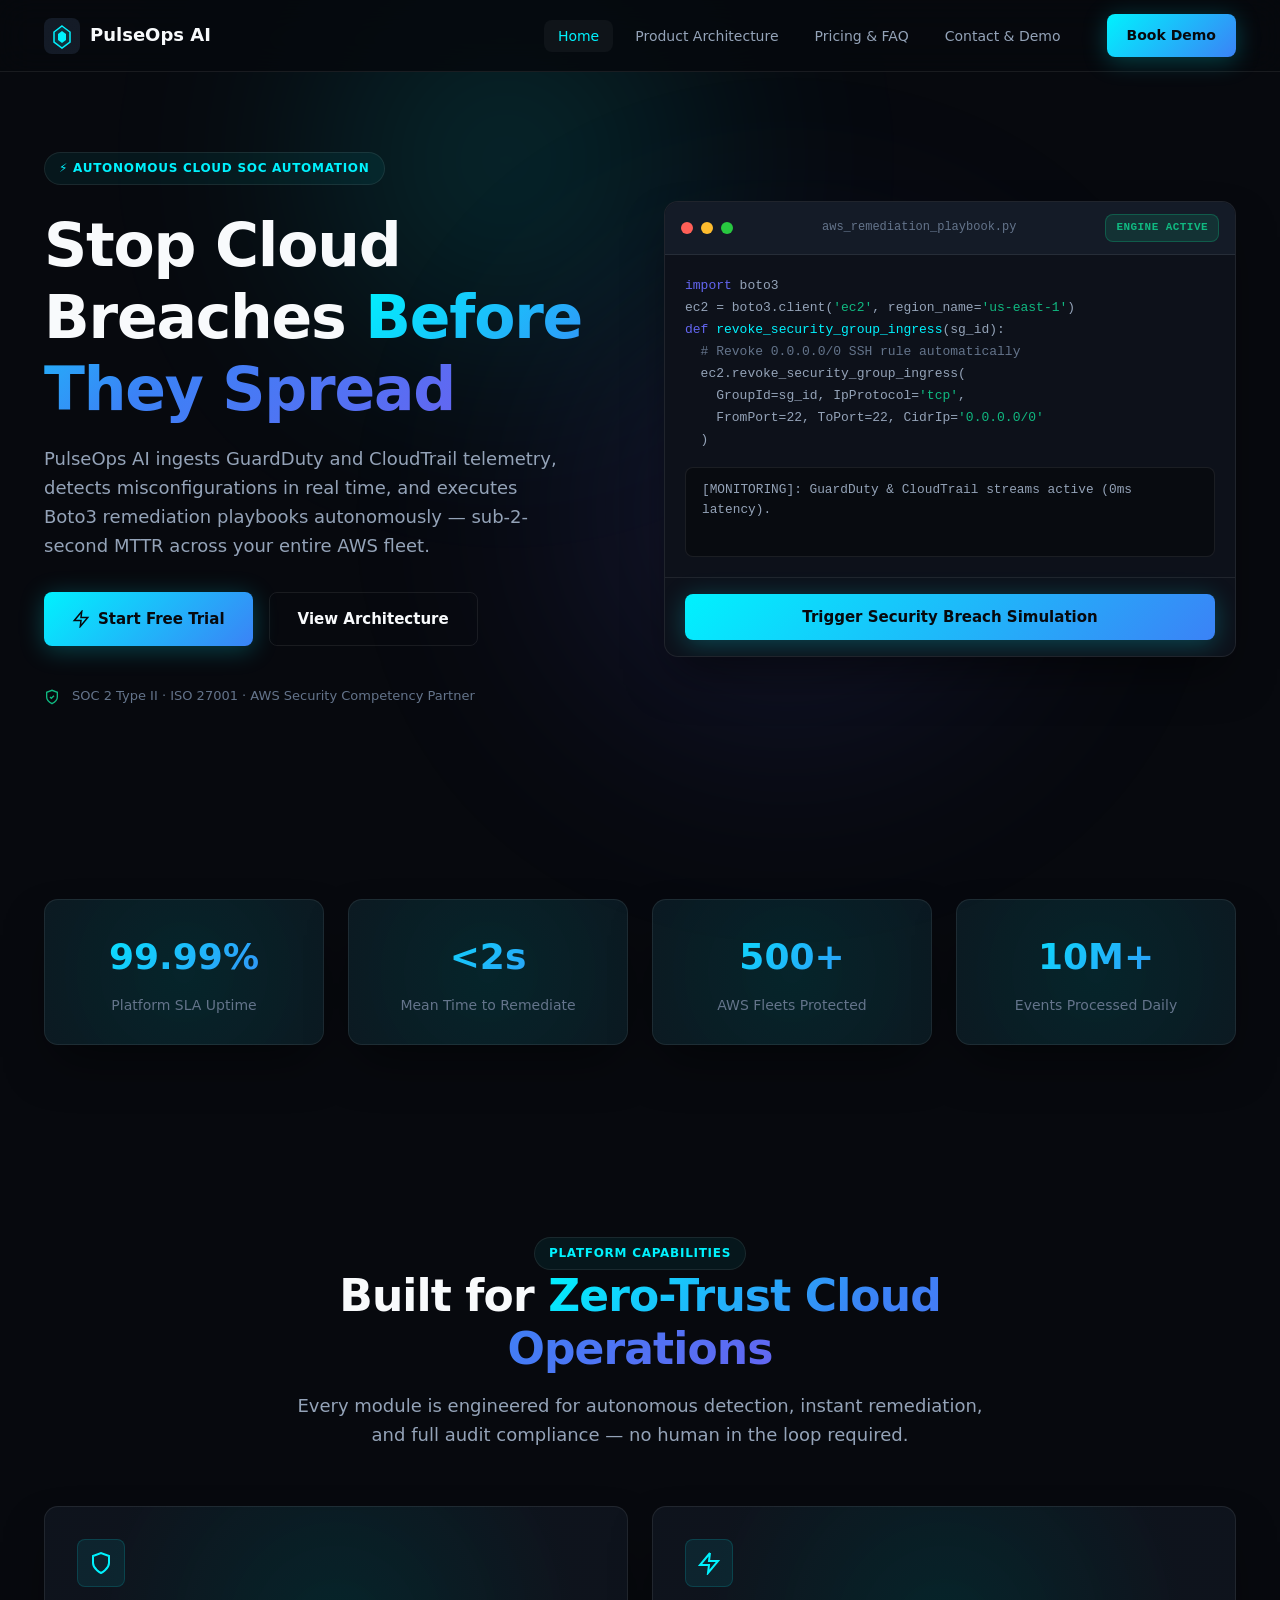
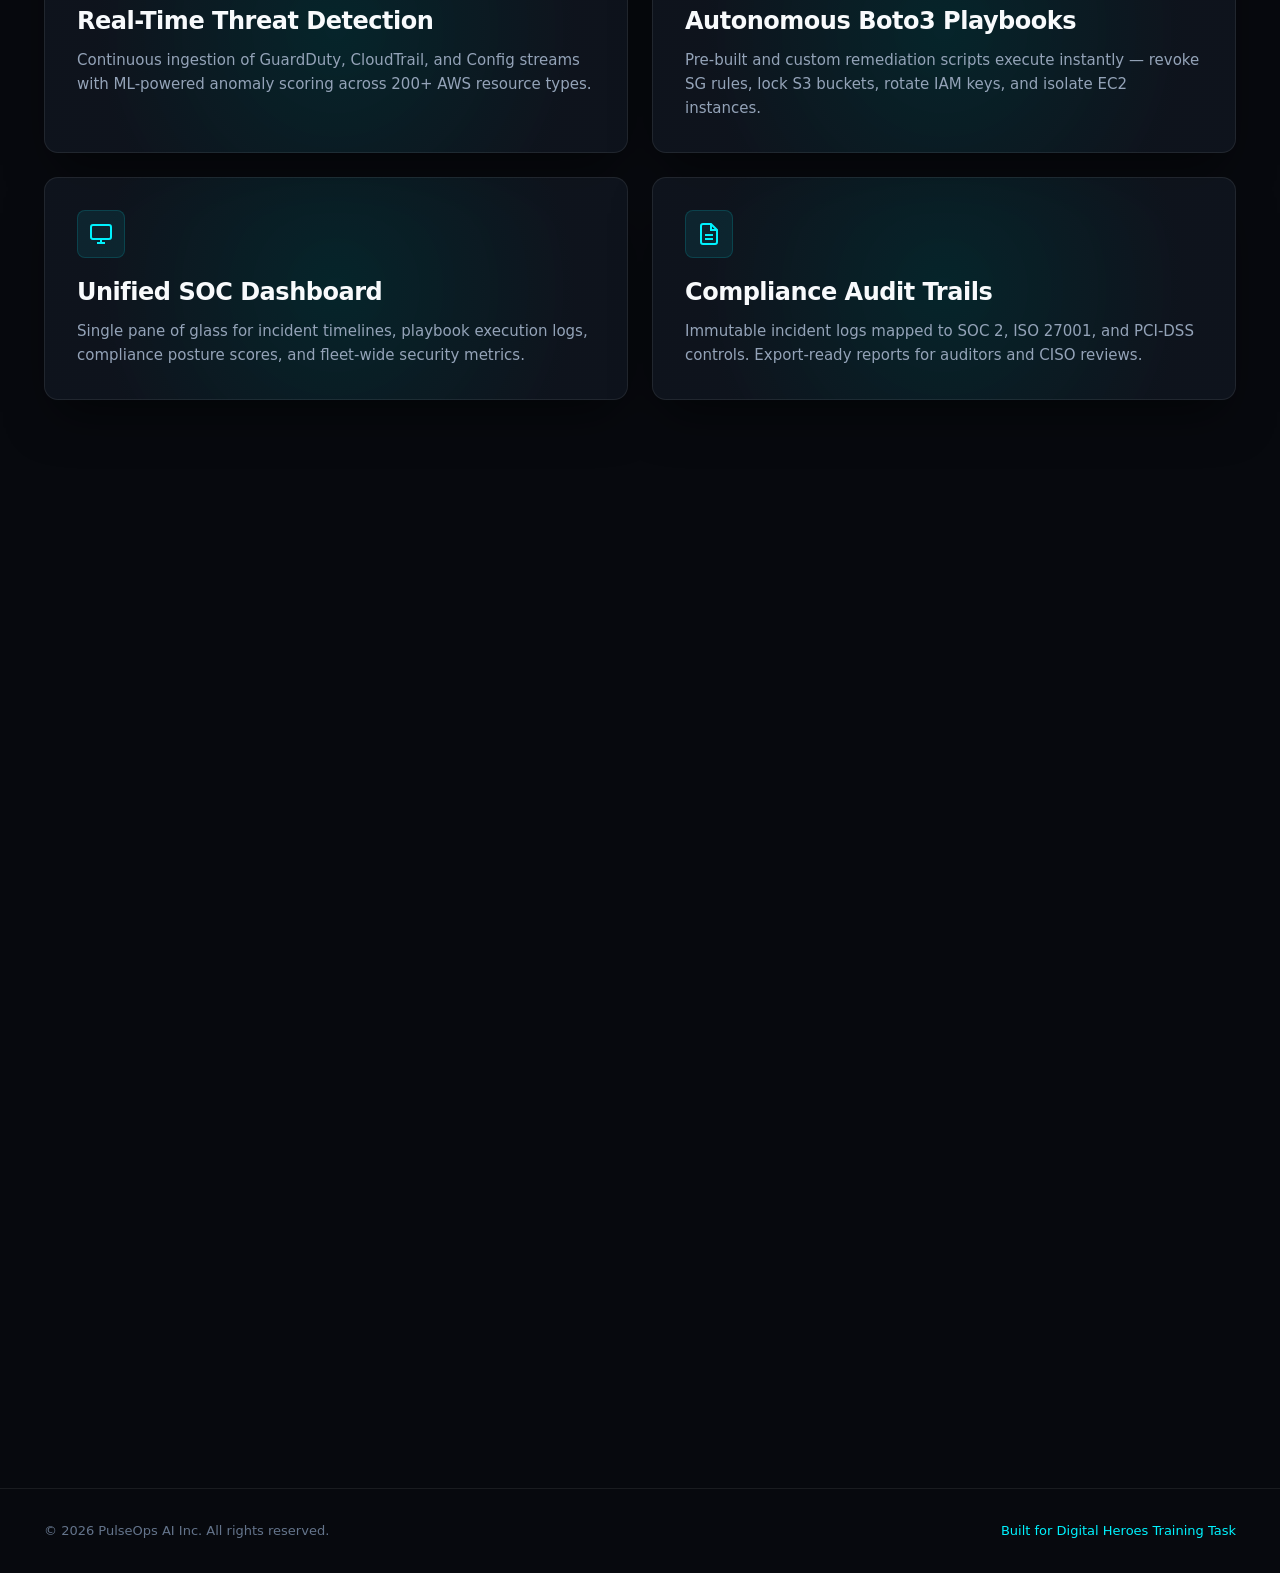
<file: index.html>
<!DOCTYPE html>
<html lang="en">
<head>
  <meta charset="UTF-8">
  <meta name="viewport" content="width=device-width, initial-scale=1.0">
  <title>PulseOps AI — Autonomous Cloud SOC Automation</title>
  <meta name="description" content="PulseOps AI automates cloud incident response with Boto3 playbooks. Detect AWS threats in seconds, remediate in under 2s MTTR.">
  <meta name="robots" content="index, follow">

  <!-- Open Graph -->
  <meta property="og:type" content="website">
  <meta property="og:url" content="https://pulseops-ai.vercel.app/">
  <meta property="og:title" content="PulseOps AI — Autonomous Cloud SOC Automation">
  <meta property="og:description" content="Autonomous AI-powered Cloud Security and SOC Incident Response. Detect misconfigurations and execute Boto3 playbooks in seconds.">
  <meta property="og:image" content="https://pulseops-ai.vercel.app/assets/og-image.png">

  <!-- Twitter -->
  <meta name="twitter:card" content="summary_large_image">
  <meta name="twitter:url" content="https://pulseops-ai.vercel.app/">
  <meta name="twitter:title" content="PulseOps AI — Autonomous Cloud SOC Automation">
  <meta name="twitter:description" content="Autonomous AI-powered Cloud Security and SOC Incident Response Platform.">
  <meta name="twitter:image" content="https://pulseops-ai.vercel.app/assets/og-image.png">

  <!-- Stylesheet -->
  <link rel="stylesheet" href="styles.css">

  <!-- Structured Data: Organization & SoftwareApplication -->
  <script type="application/ld+json">
  {
    "@context": "https://schema.org",
    "@graph": [
      {
        "@type": "Organization",
        "@id": "https://pulseops-ai.vercel.app/#organization",
        "name": "PulseOps AI Inc.",
        "url": "https://pulseops-ai.vercel.app",
        "logo": "https://pulseops-ai.vercel.app/assets/logo.png",
        "sameAs": [
          "https://twitter.com/pulseopsai",
          "https://github.com/pulseopsai",
          "https://linkedin.com/company/pulseopsai"
        ]
      },
      {
        "@type": "SoftwareApplication",
        "@id": "https://pulseops-ai.vercel.app/#software",
        "name": "PulseOps SOC Engine",
        "operatingSystem": "Cloud-Native (AWS, Azure, GCP)",
        "applicationCategory": "SecurityApplication",
        "offers": {
          "@type": "Offer",
          "price": "49.00",
          "priceCurrency": "USD"
        },
        "description": "Automated Cloud Incident Response and Autonomous SOC Platform for Enterprise DevOps."
      }
    ]
  }
  </script>
</head>
<body>
  <!-- Ambient Background Glowing Mesh Orbs -->
  <div class="ambient-glow-1" aria-hidden="true"></div>
  <div class="ambient-glow-2" aria-hidden="true"></div>

  <!-- Accessibility Skip Link -->
  <a href="#main-content" class="skip-link" style="position: absolute; top: -100px; left: 1rem; z-index: 9999; background: var(--accent-cyan); color: #000; padding: 0.5rem 1rem; font-weight: 700; transition: top 0.2s;" onfocus="this.style.top='1rem'" onblur="this.style.top='-100px'">Skip to main content</a>

  <!-- Header Navigation -->
  <header class="site-header">
    <div class="header-inner">
      <a href="index.html" class="logo-link" aria-label="PulseOps AI Home">
        <svg class="logo-icon" viewBox="0 0 36 36" fill="none" xmlns="http://www.w3.org/2000/svg" aria-hidden="true">
          <rect width="36" height="36" rx="8" fill="url(#logoGrad)"/>
          <path d="M18 8L26 14V24L18 30L10 24V14L18 8Z" stroke="#00f2fe" stroke-width="1.5" fill="rgba(0,242,254,0.1)"/>
          <path d="M18 13L22 16V22L18 25L14 22V16L18 13Z" fill="#00f2fe"/>
          <defs>
            <linearGradient id="logoGrad" x1="0" y1="0" x2="36" y2="36">
              <stop stop-color="#141b27"/>
              <stop offset="1" stop-color="#0d111a"/>
            </linearGradient>
          </defs>
        </svg>
        PulseOps AI
      </a>
      <nav class="main-nav" aria-label="Main navigation">
        <ul class="nav-links">
          <li><a href="index.html" class="nav-link active">Home</a></li>
          <li><a href="product.html" class="nav-link">Product Architecture</a></li>
          <li><a href="pricing.html" class="nav-link">Pricing &amp; FAQ</a></li>
          <li><a href="contact.html" class="nav-link">Contact &amp; Demo</a></li>
        </ul>
        <div class="header-cta">
          <a href="contact.html" class="btn-primary btn-sm" aria-label="Book Demo with PulseOps AI">Book Demo</a>
        </div>
      </nav>
      <button class="mobile-menu-btn" id="mobile-menu-btn" aria-label="Toggle navigation menu" aria-expanded="false">
        <svg width="24" height="24" viewBox="0 0 24 24" fill="none" stroke="currentColor" stroke-width="2" aria-hidden="true">
          <line x1="3" y1="6" x2="21" y2="6"/>
          <line x1="3" y1="12" x2="21" y2="12"/>
          <line x1="3" y1="18" x2="21" y2="18"/>
        </svg>
      </button>
    </div>
  </header>

  <!-- Mobile Navigation Drawer -->
  <nav class="mobile-nav-drawer" id="mobile-nav-drawer" aria-label="Mobile navigation">
    <a href="index.html" class="nav-link active">Home</a>
    <a href="product.html" class="nav-link">Product Architecture</a>
    <a href="pricing.html" class="nav-link">Pricing &amp; FAQ</a>
    <a href="contact.html" class="nav-link">Contact &amp; Demo</a>
    <a href="contact.html" class="btn-primary">Book Demo</a>
  </nav>

  <!-- Main Content -->
  <main id="main-content">
    <section class="hero" aria-labelledby="hero-title">
      <div class="container">
        <div class="hero-grid">
          <div class="hero-content reveal-on-scroll">
            <span class="badge">⚡ AUTONOMOUS CLOUD SOC AUTOMATION</span>
            <h1 class="hero-title" id="hero-title">Stop Cloud Breaches <span class="text-gradient">Before They Spread</span></h1>
            <p class="hero-subtitle">PulseOps AI ingests GuardDuty and CloudTrail telemetry, detects misconfigurations in real time, and executes Boto3 remediation playbooks autonomously — sub-2-second MTTR across your entire AWS fleet.</p>
            <div class="hero-actions">
              <a href="contact.html" class="btn-primary" aria-label="Start Free Trial">
                <svg width="18" height="18" viewBox="0 0 24 24" fill="none" stroke="currentColor" stroke-width="2" aria-hidden="true">
                  <polygon points="13 2 3 14 12 14 11 22 21 10 12 10 13 2"/>
                </svg>
                Start Free Trial
              </a>
              <a href="product.html" class="btn-secondary" aria-label="View Product Architecture">View Architecture</a>
            </div>
            <div class="hero-trust">
              <svg width="16" height="16" viewBox="0 0 24 24" fill="none" stroke="currentColor" stroke-width="2" aria-hidden="true">
                <path d="M12 22s8-4 8-10V5l-8-3-8 3v7c0 6 8 10 8 10z"/>
                <polyline points="9 12 11 14 15 10"/>
              </svg>
              SOC 2 Type II · ISO 27001 · AWS Security Competency Partner
            </div>
          </div>

          <!-- Code Window Terminal Breach Simulator -->
          <div class="hero-visual reveal-on-scroll">
            <div class="terminal-window" aria-label="Live Boto3 Remediation Playbook Simulator">
              <div class="terminal-header">
                <div class="terminal-dots">
                  <span class="terminal-dot red"></span>
                  <span class="terminal-dot yellow"></span>
                  <span class="terminal-dot green"></span>
                </div>
                <span class="terminal-title">aws_remediation_playbook.py</span>
                <span class="terminal-status-badge status-idle" id="terminal-status-badge">ENGINE ACTIVE</span>
              </div>
              <div class="terminal-body">
                <div class="terminal-code">
                  <div><span class="kw">import</span> boto3</div>
                  <div>ec2 = boto3.client(<span class="str">'ec2'</span>, region_name=<span class="str">'us-east-1'</span>)</div>
                  <div><span class="kw">def</span> <span class="fn">revoke_security_group_ingress</span>(sg_id):</div>
                  <div>&nbsp;&nbsp;<span class="cm"># Revoke 0.0.0.0/0 SSH rule automatically</span></div>
                  <div>&nbsp;&nbsp;ec2.revoke_security_group_ingress(</div>
                  <div>&nbsp;&nbsp;&nbsp;&nbsp;GroupId=sg_id, IpProtocol=<span class="str">'tcp'</span>,</div>
                  <div>&nbsp;&nbsp;&nbsp;&nbsp;FromPort=22, ToPort=22, CidrIp=<span class="str">'0.0.0.0/0'</span></div>
                  <div>&nbsp;&nbsp;)</div>
                </div>
                <div class="terminal-log" id="terminal-log-output" aria-live="polite"></div>
              </div>
              <div class="terminal-footer">
                <button class="btn-primary" id="trigger-simulation-btn" type="button" aria-label="Trigger Security Breach Simulation">Trigger Security Breach Simulation</button>
              </div>
            </div>
          </div>
        </div>
      </div>
    </section>

    <!-- Social Proof Metrics Section -->
    <section class="section" aria-label="Key Security Metrics">
      <div class="container">
        <div class="metrics-grid reveal-on-scroll reveal-stagger">
          <div class="metric-card glass-card">
            <div class="metric-value">99.99%</div>
            <div class="metric-label">Platform SLA Uptime</div>
          </div>
          <div class="metric-card glass-card">
            <div class="metric-value">&lt;2s</div>
            <div class="metric-label">Mean Time to Remediate</div>
          </div>
          <div class="metric-card glass-card">
            <div class="metric-value">500+</div>
            <div class="metric-label">AWS Fleets Protected</div>
          </div>
          <div class="metric-card glass-card">
            <div class="metric-value">10M+</div>
            <div class="metric-label">Events Processed Daily</div>
          </div>
        </div>
      </div>
    </section>

    <!-- Platform Capabilities Grid -->
    <section class="section" aria-labelledby="features-title">
      <div class="container">
        <div class="section-header reveal-on-scroll">
          <span class="badge">Platform Capabilities</span>
          <h2 id="features-title">Built for <span class="text-gradient">Zero-Trust Cloud Operations</span></h2>
          <p>Every module is engineered for autonomous detection, instant remediation, and full audit compliance — no human in the loop required.</p>
        </div>
        <div class="features-grid reveal-on-scroll reveal-stagger">
          <article class="feature-card glass-card">
            <div class="feature-icon">
              <svg width="24" height="24" viewBox="0 0 24 24" fill="none" stroke="currentColor" stroke-width="2" aria-hidden="true">
                <path d="M12 22s8-4 8-10V5l-8-3-8 3v7c0 6 8 10 8 10z"/>
              </svg>
            </div>
            <h3>Real-Time Threat Detection</h3>
            <p>Continuous ingestion of GuardDuty, CloudTrail, and Config streams with ML-powered anomaly scoring across 200+ AWS resource types.</p>
          </article>
          <article class="feature-card glass-card">
            <div class="feature-icon">
              <svg width="24" height="24" viewBox="0 0 24 24" fill="none" stroke="currentColor" stroke-width="2" aria-hidden="true">
                <polyline points="13 2 3 14 12 14 11 22 21 10 12 10 13 2"/>
              </svg>
            </div>
            <h3>Autonomous Boto3 Playbooks</h3>
            <p>Pre-built and custom remediation scripts execute instantly — revoke SG rules, lock S3 buckets, rotate IAM keys, and isolate EC2 instances.</p>
          </article>
          <article class="feature-card glass-card">
            <div class="feature-icon">
              <svg width="24" height="24" viewBox="0 0 24 24" fill="none" stroke="currentColor" stroke-width="2" aria-hidden="true">
                <rect x="2" y="3" width="20" height="14" rx="2"/>
                <line x1="8" y1="21" x2="16" y2="21"/>
                <line x1="12" y1="17" x2="12" y2="21"/>
              </svg>
            </div>
            <h3>Unified SOC Dashboard</h3>
            <p>Single pane of glass for incident timelines, playbook execution logs, compliance posture scores, and fleet-wide security metrics.</p>
          </article>
          <article class="feature-card glass-card">
            <div class="feature-icon">
              <svg width="24" height="24" viewBox="0 0 24 24" fill="none" stroke="currentColor" stroke-width="2" aria-hidden="true">
                <path d="M14 2H6a2 2 0 0 0-2 2v16a2 2 0 0 0 2 2h12a2 2 0 0 0 2-2V8z"/>
                <polyline points="14 2 14 8 20 8"/>
                <line x1="16" y1="13" x2="8" y2="13"/>
                <line x1="16" y1="17" x2="8" y2="17"/>
              </svg>
            </div>
            <h3>Compliance Audit Trails</h3>
            <p>Immutable incident logs mapped to SOC 2, ISO 27001, and PCI-DSS controls. Export-ready reports for auditors and CISO reviews.</p>
          </article>
        </div>
      </div>
    </section>

    <!-- Testimonial Section -->
    <section class="testimonial-section" aria-label="Customer Testimonial">
      <div class="container">
        <div class="testimonial-card glass-card reveal-on-scroll">
          <p class="testimonial-quote">"PulseOps cut our MTTR from 47 minutes to under 2 seconds. The Boto3 playbook engine revoked a critical SG breach before our on-call engineer even got paged."</p>
          <div class="testimonial-author">
            <div class="testimonial-avatar" aria-hidden="true">SK</div>
            <div class="testimonial-info">
              <strong>Sarah Kim</strong>
              <span>VP of Cloud Security, NexaScale Technologies</span>
            </div>
          </div>
        </div>
      </div>
    </section>

    <!-- CTA Banner Section -->
    <section class="section" aria-label="Call to Action Banner">
      <div class="container">
        <div class="cta-banner glass-card reveal-on-scroll">
          <h2>Ready to <span class="text-gradient">Automate Your Cloud SOC?</span></h2>
          <p>Connect your AWS account via cross-account IAM role. PulseOps auto-discovers your fleet, enables GuardDuty integration, and deploys remediation Lambdas via Terraform.</p>
          <a href="contact.html" class="btn-primary" aria-label="Schedule a Live Demo">Schedule a Live Demo</a>
          <p class="cta-note">
            <svg width="16" height="16" viewBox="0 0 24 24" fill="none" stroke="currentColor" stroke-width="2" aria-hidden="true">
              <polyline points="16 18 22 12 16 6"/>
              <polyline points="8 6 2 12 8 18"/>
            </svg>
            Infrastructure-as-Code deployment via Terraform modules included
          </p>
        </div>
      </div>
    </section>
  </main>

  <!-- Mandatory Site Footer -->
  <footer class="site-footer">
    <div class="footer-container">
      <div class="footer-bottom">
        <p>&copy; 2026 PulseOps AI Inc. All rights reserved.</p>
        <p>
          <a href="https://digitalheroesco.com" target="_blank" rel="noopener noreferrer" class="credit-link">
            Built for Digital Heroes Training Task
          </a>
        </p>
      </div>
    </div>
  </footer>

  <script src="main.js"></script>
</body>
</html>
</file>
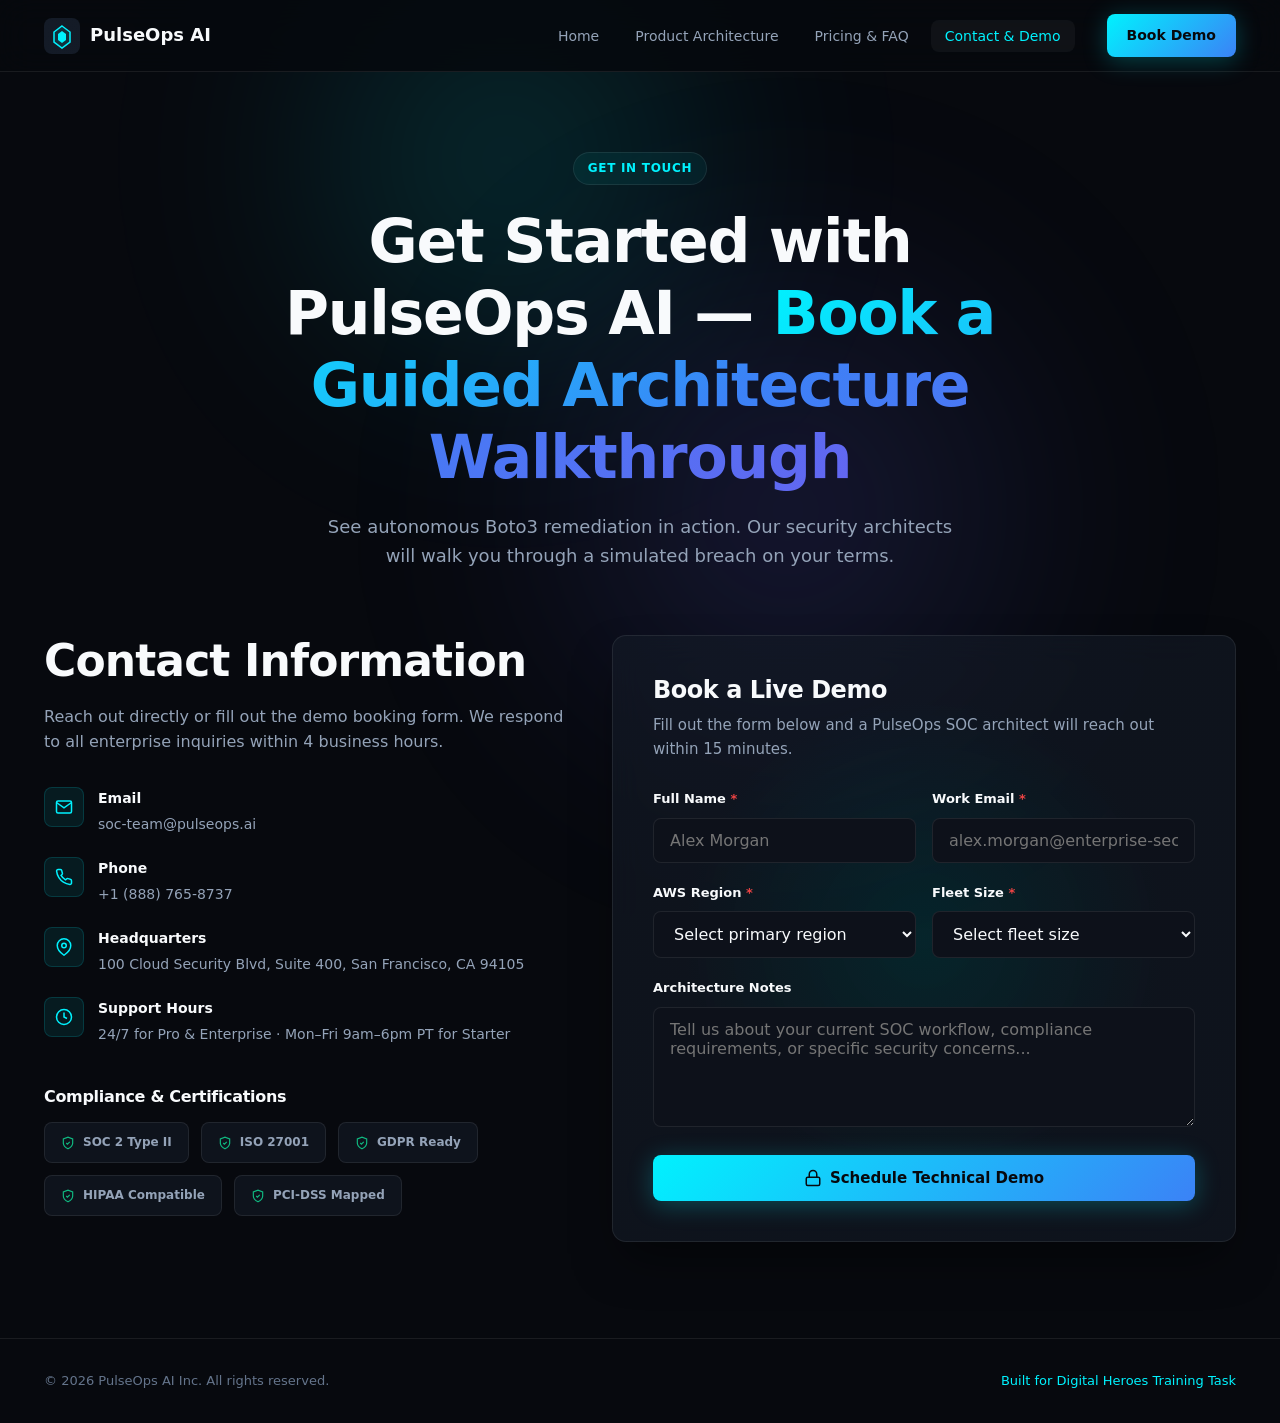
<file: contact.html>
<!DOCTYPE html>
<html lang="en">
<head>
  <meta charset="UTF-8">
  <meta name="viewport" content="width=device-width, initial-scale=1.0">
  <title>Contact &amp; Demo — PulseOps AI</title>
  <meta name="description" content="Book a PulseOps AI demo. Contact our SOC team for autonomous cloud security automation, compliance info, and enterprise pricing.">
  <meta name="robots" content="index, follow">

  <!-- Open Graph -->
  <meta property="og:type" content="website">
  <meta property="og:url" content="https://pulseops-ai.vercel.app/contact.html">
  <meta property="og:title" content="Contact &amp; Demo — PulseOps AI">
  <meta property="og:description" content="Schedule a live PulseOps AI demo. See autonomous Boto3 remediation in action on your AWS fleet.">
  <meta property="og:image" content="https://pulseops-ai.vercel.app/assets/og-image.png">

  <!-- Twitter -->
  <meta name="twitter:card" content="summary_large_image">
  <meta name="twitter:url" content="https://pulseops-ai.vercel.app/contact.html">
  <meta name="twitter:title" content="Contact &amp; Demo — PulseOps AI">
  <meta name="twitter:description" content="Schedule a live PulseOps AI demo with our SOC architects.">
  <meta name="twitter:image" content="https://pulseops-ai.vercel.app/assets/og-image.png">

  <!-- Stylesheet -->
  <link rel="stylesheet" href="styles.css">

  <!-- Structured Data: Organization -->
  <script type="application/ld+json">
  {
    "@context": "https://schema.org",
    "@graph": [
      {
        "@type": "Organization",
        "@id": "https://pulseops-ai.vercel.app/#organization",
        "name": "PulseOps AI Inc.",
        "url": "https://pulseops-ai.vercel.app",
        "logo": "https://pulseops-ai.vercel.app/assets/logo.png",
        "email": "soc-team@pulseops.ai",
        "telephone": "+1-888-765-8737",
        "address": {
          "@type": "PostalAddress",
          "streetAddress": "100 Cloud Security Blvd, Suite 400",
          "addressLocality": "San Francisco",
          "addressRegion": "CA",
          "postalCode": "94105",
          "addressCountry": "US"
        }
      }
    ]
  }
  </script>
</head>
<body>
  <!-- Ambient Background Glowing Mesh Orbs -->
  <div class="ambient-glow-1" aria-hidden="true"></div>
  <div class="ambient-glow-2" aria-hidden="true"></div>

  <!-- Accessibility Skip Link -->
  <a href="#main-content" class="skip-link" style="position: absolute; top: -100px; left: 1rem; z-index: 9999; background: var(--accent-cyan); color: #000; padding: 0.5rem 1rem; font-weight: 700; transition: top 0.2s;" onfocus="this.style.top='1rem'" onblur="this.style.top='-100px'">Skip to main content</a>

  <!-- Header Navigation -->
  <header class="site-header">
    <div class="header-inner">
      <a href="index.html" class="logo-link" aria-label="PulseOps AI Home">
        <svg class="logo-icon" viewBox="0 0 36 36" fill="none" xmlns="http://www.w3.org/2000/svg" aria-hidden="true">
          <rect width="36" height="36" rx="8" fill="url(#logoGrad)"/>
          <path d="M18 8L26 14V24L18 30L10 24V14L18 8Z" stroke="#00f2fe" stroke-width="1.5" fill="rgba(0,242,254,0.1)"/>
          <path d="M18 13L22 16V22L18 25L14 22V16L18 13Z" fill="#00f2fe"/>
          <defs>
            <linearGradient id="logoGrad" x1="0" y1="0" x2="36" y2="36">
              <stop stop-color="#141b27"/>
              <stop offset="1" stop-color="#0d111a"/>
            </linearGradient>
          </defs>
        </svg>
        PulseOps AI
      </a>
      <nav class="main-nav" aria-label="Main navigation">
        <ul class="nav-links">
          <li><a href="index.html" class="nav-link">Home</a></li>
          <li><a href="product.html" class="nav-link">Product Architecture</a></li>
          <li><a href="pricing.html" class="nav-link">Pricing &amp; FAQ</a></li>
          <li><a href="contact.html" class="nav-link active">Contact &amp; Demo</a></li>
        </ul>
        <div class="header-cta">
          <a href="contact.html" class="btn-primary btn-sm">Book Demo</a>
        </div>
      </nav>
      <button class="mobile-menu-btn" id="mobile-menu-btn" aria-label="Toggle navigation menu" aria-expanded="false">
        <svg width="24" height="24" viewBox="0 0 24 24" fill="none" stroke="currentColor" stroke-width="2" aria-hidden="true">
          <line x1="3" y1="6" x2="21" y2="6"/>
          <line x1="3" y1="12" x2="21" y2="12"/>
          <line x1="3" y1="18" x2="21" y2="18"/>
        </svg>
      </button>
    </div>
  </header>

  <!-- Mobile Navigation Drawer -->
  <nav class="mobile-nav-drawer" id="mobile-nav-drawer" aria-label="Mobile navigation">
    <a href="index.html" class="nav-link">Home</a>
    <a href="product.html" class="nav-link">Product Architecture</a>
    <a href="pricing.html" class="nav-link">Pricing &amp; FAQ</a>
    <a href="contact.html" class="nav-link active">Contact &amp; Demo</a>
    <a href="contact.html" class="btn-primary">Book Demo</a>
  </nav>

  <!-- Main Content -->
  <main id="main-content">
    <section class="page-hero reveal-on-scroll" aria-labelledby="contact-hero-title">
      <div class="container">
        <span class="badge">Get In Touch</span>
        <h1 id="contact-hero-title">Get Started with PulseOps AI — <span class="text-gradient">Book a Guided Architecture Walkthrough</span></h1>
        <p>See autonomous Boto3 remediation in action. Our security architects will walk you through a simulated breach on your terms.</p>
      </div>
    </section>

    <!-- 2-Column Contact & Demo Booking Form -->
    <section class="section" style="padding-top: 0;" aria-label="Contact Details and Booking Form">
      <div class="container">
        <div class="contact-grid">
          
          <!-- Left Column: Contact & Security Desk Info -->
          <div class="contact-info reveal-on-scroll">
            <h2>Contact Information</h2>
            <p>Reach out directly or fill out the demo booking form. We respond to all enterprise inquiries within 4 business hours.</p>

            <div class="contact-details">
              <div class="contact-detail">
                <div class="contact-detail-icon">
                  <svg width="18" height="18" viewBox="0 0 24 24" fill="none" stroke="currentColor" stroke-width="2" aria-hidden="true">
                    <path d="M4 4h16c1.1 0 2 .9 2 2v12c0 1.1-.9 2-2 2H4c-1.1 0-2-.9-2-2V6c0-1.1.9-2 2-2z"/>
                    <polyline points="22,6 12,13 2,6"/>
                  </svg>
                </div>
                <div>
                  <strong>Email</strong>
                  <span><a href="mailto:soc-team@pulseops.ai" style="color: inherit;">soc-team@pulseops.ai</a></span>
                </div>
              </div>

              <div class="contact-detail">
                <div class="contact-detail-icon">
                  <svg width="18" height="18" viewBox="0 0 24 24" fill="none" stroke="currentColor" stroke-width="2" aria-hidden="true">
                    <path d="M22 16.92v3a2 2 0 0 1-2.18 2 19.79 19.79 0 0 1-8.63-3.07 19.5 19.5 0 0 1-6-6 19.79 19.79 0 0 1-3.07-8.67A2 2 0 0 1 4.11 2h3a2 2 0 0 1 2 1.72c.127.96.361 1.903.7 2.81a2 2 0 0 1-.45 2.11L8.09 9.91a16 16 0 0 0 6 6l1.27-1.27a2 2 0 0 1 2.11-.45c.907.339 1.85.573 2.81.7A2 2 0 0 1 22 16.92z"/>
                  </svg>
                </div>
                <div>
                  <strong>Phone</strong>
                  <span><a href="tel:+18887658737" style="color: inherit;">+1 (888) 765-8737</a></span>
                </div>
              </div>

              <div class="contact-detail">
                <div class="contact-detail-icon">
                  <svg width="18" height="18" viewBox="0 0 24 24" fill="none" stroke="currentColor" stroke-width="2" aria-hidden="true">
                    <path d="M21 10c0 7-9 13-9 13s-9-6-9-13a9 9 0 0 1 18 0z"/>
                    <circle cx="12" cy="10" r="3"/>
                  </svg>
                </div>
                <div>
                  <strong>Headquarters</strong>
                  <span>100 Cloud Security Blvd, Suite 400, San Francisco, CA 94105</span>
                </div>
              </div>

              <div class="contact-detail">
                <div class="contact-detail-icon">
                  <svg width="18" height="18" viewBox="0 0 24 24" fill="none" stroke="currentColor" stroke-width="2" aria-hidden="true">
                    <circle cx="12" cy="12" r="10"/>
                    <polyline points="12 6 12 12 16 14"/>
                  </svg>
                </div>
                <div>
                  <strong>Support Hours</strong>
                  <span>24/7 for Pro &amp; Enterprise · Mon–Fri 9am–6pm PT for Starter</span>
                </div>
              </div>
            </div>

            <h3 style="margin-bottom: 16px; font-size: 1rem;">Compliance &amp; Certifications</h3>
            <div class="compliance-badges">
              <span class="compliance-badge">
                <svg width="14" height="14" viewBox="0 0 24 24" fill="none" stroke="currentColor" stroke-width="2" aria-hidden="true">
                  <path d="M12 22s8-4 8-10V5l-8-3-8 3v7c0 6 8 10 8 10z"/>
                  <polyline points="9 12 11 14 15 10"/>
                </svg>
                SOC 2 Type II
              </span>
              <span class="compliance-badge">
                <svg width="14" height="14" viewBox="0 0 24 24" fill="none" stroke="currentColor" stroke-width="2" aria-hidden="true">
                  <path d="M12 22s8-4 8-10V5l-8-3-8 3v7c0 6 8 10 8 10z"/>
                  <polyline points="9 12 11 14 15 10"/>
                </svg>
                ISO 27001
              </span>
              <span class="compliance-badge">
                <svg width="14" height="14" viewBox="0 0 24 24" fill="none" stroke="currentColor" stroke-width="2" aria-hidden="true">
                  <path d="M12 22s8-4 8-10V5l-8-3-8 3v7c0 6 8 10 8 10z"/>
                  <polyline points="9 12 11 14 15 10"/>
                </svg>
                GDPR Ready
              </span>
              <span class="compliance-badge">
                <svg width="14" height="14" viewBox="0 0 24 24" fill="none" stroke="currentColor" stroke-width="2" aria-hidden="true">
                  <path d="M12 22s8-4 8-10V5l-8-3-8 3v7c0 6 8 10 8 10z"/>
                  <polyline points="9 12 11 14 15 10"/>
                </svg>
                HIPAA Compatible
              </span>
              <span class="compliance-badge">
                <svg width="14" height="14" viewBox="0 0 24 24" fill="none" stroke="currentColor" stroke-width="2" aria-hidden="true">
                  <path d="M12 22s8-4 8-10V5l-8-3-8 3v7c0 6 8 10 8 10z"/>
                  <polyline points="9 12 11 14 15 10"/>
                </svg>
                PCI-DSS Mapped
              </span>
            </div>
          </div>

          <!-- Right Column: Interactive Demo Booking Form -->
          <div class="contact-form-card glass-card reveal-on-scroll">
            <h3>Book a Live Demo</h3>
            <p>Fill out the form below and a PulseOps SOC architect will reach out within 15 minutes.</p>
            
            <form id="demo-booking-form" novalidate>
              <div class="form-row">
                <div class="form-group">
                  <label for="demo-name">Full Name <span style="color: var(--accent-crimson);">*</span></label>
                  <input type="text" id="demo-name" name="name" placeholder="Alex Morgan" required autocomplete="name">
                </div>
                <div class="form-group">
                  <label for="demo-email">Work Email <span style="color: var(--accent-crimson);">*</span></label>
                  <input type="email" id="demo-email" name="email" placeholder="alex.morgan@enterprise-security.io" required autocomplete="email">
                </div>
              </div>
              <div class="form-row">
                <div class="form-group">
                  <label for="demo-region">AWS Region <span style="color: var(--accent-crimson);">*</span></label>
                  <select id="demo-region" name="region" required>
                    <option value="" disabled selected>Select primary region</option>
                    <option value="us-east-1">US East (N. Virginia)</option>
                    <option value="eu-north-1">Europe (Stockholm)</option>
                    <option value="ap-south-1">Asia Pacific (Mumbai)</option>
                  </select>
                </div>
                <div class="form-group">
                  <label for="demo-fleet">Fleet Size <span style="color: var(--accent-crimson);">*</span></label>
                  <select id="demo-fleet" name="fleet_size" required>
                    <option value="" disabled selected>Select fleet size</option>
                    <option value="1-5">1 - 5 Accounts</option>
                    <option value="6-25">6 - 25 Accounts (Pro)</option>
                    <option value="26+">26+ Accounts (Enterprise)</option>
                  </select>
                </div>
              </div>
              <div class="form-group">
                <label for="demo-notes">Architecture Notes</label>
                <textarea id="demo-notes" name="notes" placeholder="Tell us about your current SOC workflow, compliance requirements, or specific security concerns..."></textarea>
              </div>
              <button type="submit" class="btn-primary" id="demo-submit-btn" style="width: 100%;" aria-label="Submit Demo Request Form">
                <svg width="18" height="18" viewBox="0 0 24 24" fill="none" stroke="currentColor" stroke-width="2" aria-hidden="true">
                  <rect x="3" y="11" width="18" height="11" rx="2" ry="2"/>
                  <path d="M7 11V7a5 5 0 0 1 10 0v4"/>
                </svg>
                Schedule Technical Demo
              </button>
            </form>

            <div class="form-success-toast" id="form-success-toast" role="alert" aria-live="polite">
              <svg width="20" height="20" viewBox="0 0 24 24" fill="none" stroke="currentColor" stroke-width="2" aria-hidden="true">
                <path d="M22 11.08V12a10 10 0 1 1-5.93-9.14"/>
                <polyline points="22 4 12 14.01 9 11.01"/>
              </svg>
              <span>✓ Demo Request Submitted! A Cloud Security Engineer will reach out within 15 minutes.</span>
            </div>
          </div>

        </div>
      </div>
    </section>
  </main>

  <!-- Mandatory Site Footer -->
  <footer class="site-footer">
    <div class="footer-container">
      <div class="footer-bottom">
        <p>&copy; 2026 PulseOps AI Inc. All rights reserved.</p>
        <p>
          <a href="https://digitalheroesco.com" target="_blank" rel="noopener noreferrer" class="credit-link">
            Built for Digital Heroes Training Task
          </a>
        </p>
      </div>
    </div>
  </footer>

  <script src="main.js"></script>
</body>
</html>
</file>
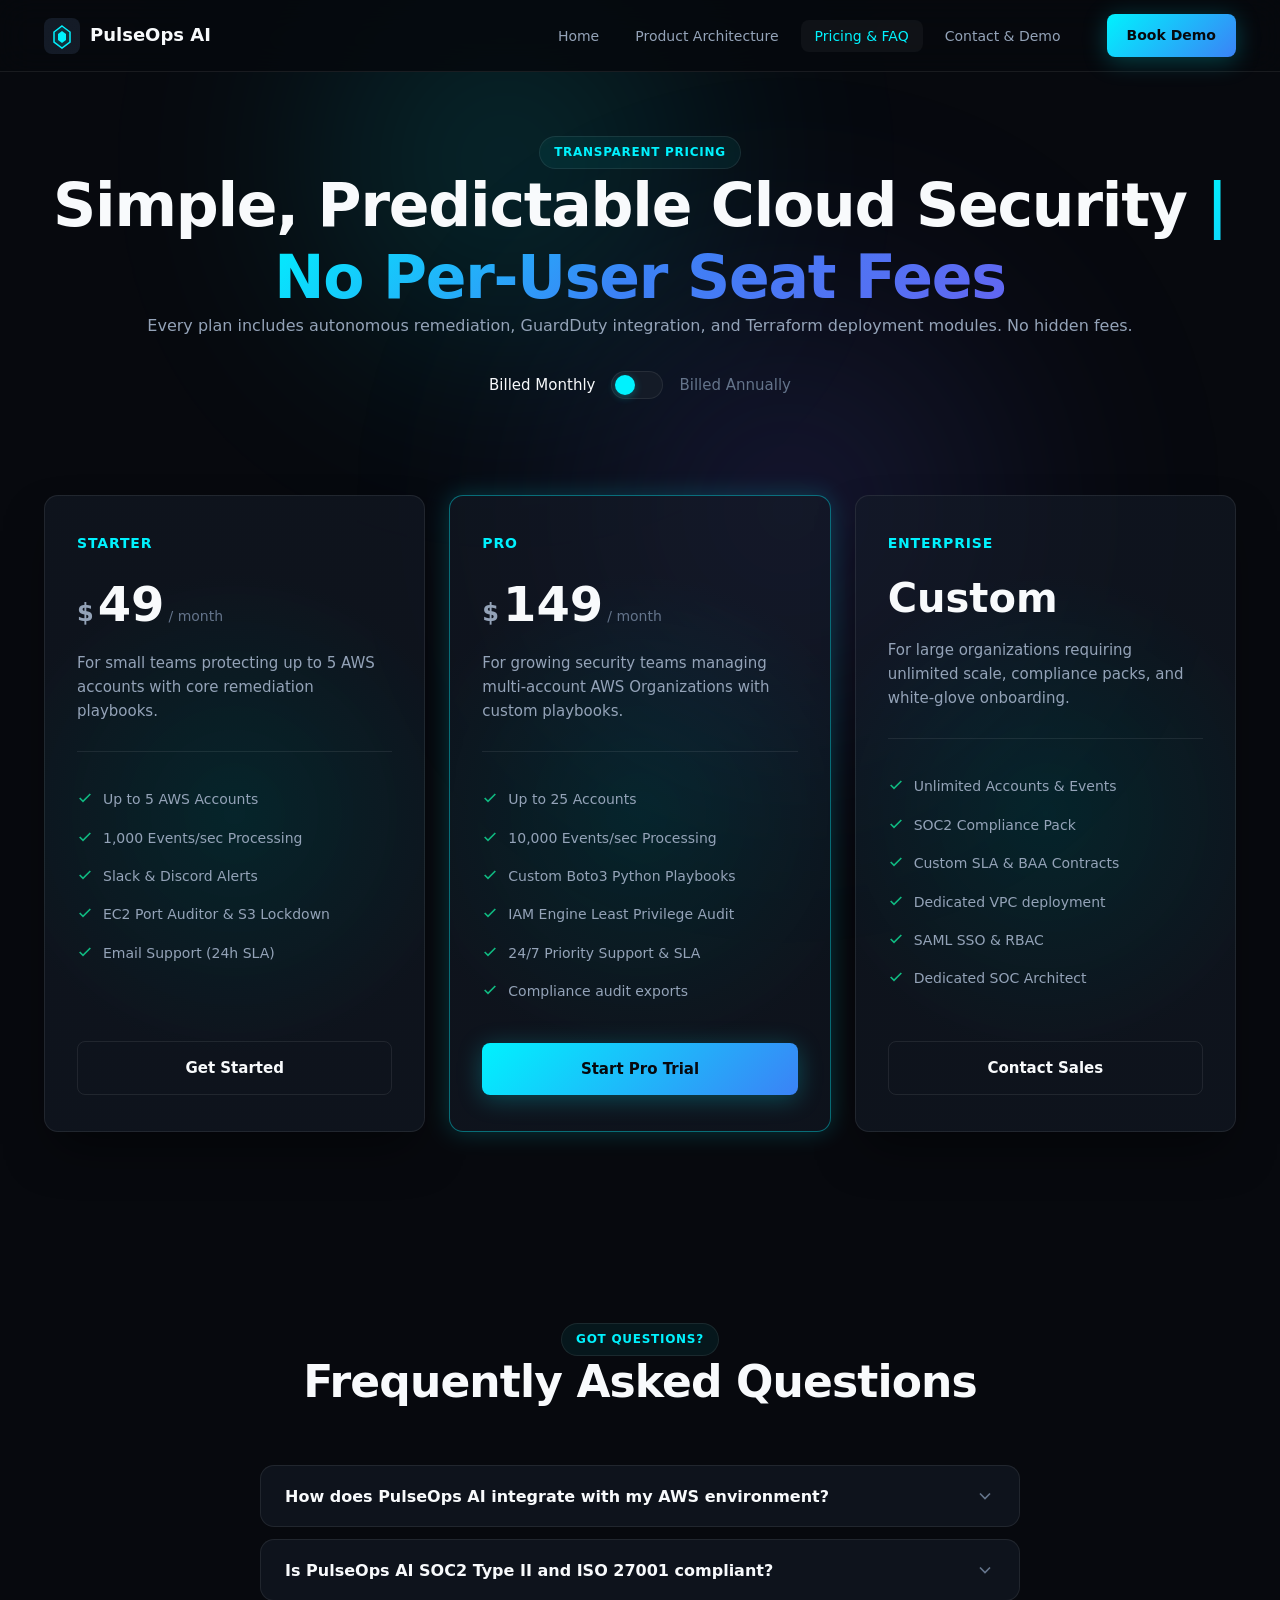
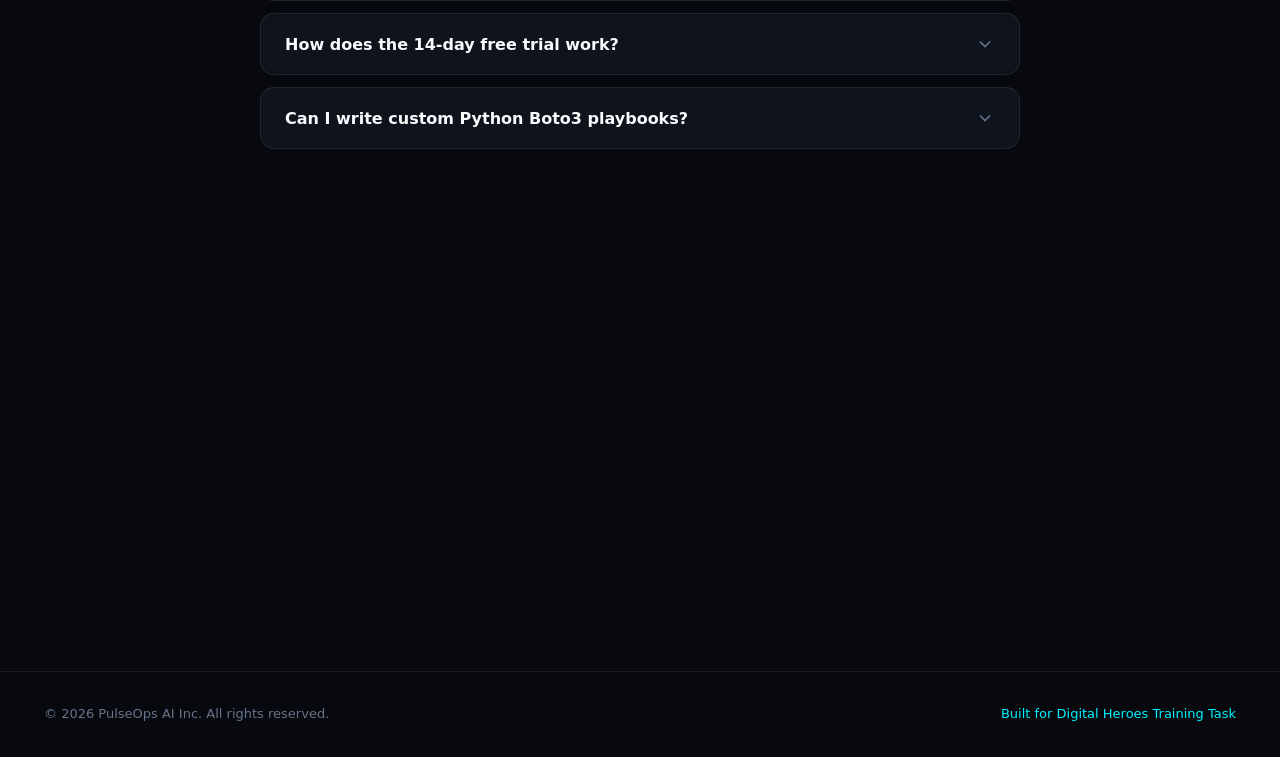
<file: pricing.html>
<!DOCTYPE html>
<html lang="en">
<head>
  <meta charset="UTF-8">
  <meta name="viewport" content="width=device-width, initial-scale=1.0">
  <title>Pricing &amp; FAQ — PulseOps AI</title>
  <meta name="description" content="PulseOps AI pricing from $49/mo. Starter, Pro, and Enterprise tiers with autonomous SOC automation. FAQ on deployment, security, and billing.">
  <meta name="robots" content="index, follow">

  <!-- Open Graph -->
  <meta property="og:type" content="website">
  <meta property="og:url" content="https://pulseops-ai.vercel.app/pricing.html">
  <meta property="og:title" content="Pricing &amp; FAQ — PulseOps AI">
  <meta property="og:description" content="Transparent pricing for autonomous cloud SOC automation. Plans from $49/mo with 20% annual savings.">
  <meta property="og:image" content="https://pulseops-ai.vercel.app/assets/og-image.png">

  <!-- Twitter -->
  <meta name="twitter:card" content="summary_large_image">
  <meta name="twitter:url" content="https://pulseops-ai.vercel.app/pricing.html">
  <meta name="twitter:title" content="Pricing &amp; FAQ — PulseOps AI">
  <meta name="twitter:description" content="Transparent pricing for autonomous cloud SOC automation. Plans from $49/mo.">
  <meta name="twitter:image" content="https://pulseops-ai.vercel.app/assets/og-image.png">

  <!-- Stylesheet -->
  <link rel="stylesheet" href="styles.css">

  <!-- Structured Data: Product & FAQPage Schema -->
  <script type="application/ld+json">
  {
    "@context": "https://schema.org",
    "@graph": [
      {
        "@type": "Organization",
        "@id": "https://pulseops-ai.vercel.app/#organization",
        "name": "PulseOps AI Inc.",
        "url": "https://pulseops-ai.vercel.app",
        "logo": "https://pulseops-ai.vercel.app/assets/logo.png"
      },
      {
        "@type": "Product",
        "name": "PulseOps AI Pro Plan",
        "image": "https://pulseops-ai.vercel.app/assets/og-image.png",
        "description": "Autonomous SOC Incident Response Engine for Enterprise Cloud Accounts.",
        "offers": {
          "@type": "Offer",
          "price": "149.00",
          "priceCurrency": "USD",
          "priceValidUntil": "2027-12-31",
          "availability": "https://schema.org/InStock"
        }
      },
      {
        "@type": "FAQPage",
        "mainEntity": [
          {
            "@type": "Question",
            "name": "How does PulseOps AI integrate with my AWS environment?",
            "acceptedAnswer": {
              "@type": "Answer",
              "text": "PulseOps deploys via Terraform cross-account IAM roles in under 15 minutes. It auto-discovers your fleet and ingests GuardDuty and CloudTrail streams without agent overhead."
            }
          },
          {
            "@type": "Question",
            "name": "Is PulseOps AI SOC2 Type II and ISO 27001 compliant?",
            "acceptedAnswer": {
              "@type": "Answer",
              "text": "Yes. PulseOps AI maintains SOC2 Type II and ISO 27001 certifications with export-ready audit logs."
            }
          },
          {
            "@type": "Question",
            "name": "How does the 14-day free trial work?",
            "acceptedAnswer": {
              "@type": "Answer",
              "text": "All plans include a 14-day free trial with full access to remediation modules. No credit card required."
            }
          },
          {
            "@type": "Question",
            "name": "Can I write custom Python Boto3 playbooks?",
            "acceptedAnswer": {
              "@type": "Answer",
              "text": "Yes. Pro and Enterprise plans include the Custom Playbook Engine with built-in Python/Boto3 IDE and dry-run mode."
            }
          }
        ]
      }
    ]
  }
  </script>
</head>
<body>
  <!-- Ambient Background Glowing Mesh Orbs -->
  <div class="ambient-glow-1" aria-hidden="true"></div>
  <div class="ambient-glow-2" aria-hidden="true"></div>

  <!-- Accessibility Skip Link -->
  <a href="#main-content" class="skip-link" style="position: absolute; top: -100px; left: 1rem; z-index: 9999; background: var(--accent-cyan); color: #000; padding: 0.5rem 1rem; font-weight: 700; transition: top 0.2s;" onfocus="this.style.top='1rem'" onblur="this.style.top='-100px'">Skip to main content</a>

  <!-- Header Navigation -->
  <header class="site-header">
    <div class="header-inner">
      <a href="index.html" class="logo-link" aria-label="PulseOps AI Home">
        <svg class="logo-icon" viewBox="0 0 36 36" fill="none" xmlns="http://www.w3.org/2000/svg" aria-hidden="true">
          <rect width="36" height="36" rx="8" fill="url(#logoGrad)"/>
          <path d="M18 8L26 14V24L18 30L10 24V14L18 8Z" stroke="#00f2fe" stroke-width="1.5" fill="rgba(0,242,254,0.1)"/>
          <path d="M18 13L22 16V22L18 25L14 22V16L18 13Z" fill="#00f2fe"/>
          <defs>
            <linearGradient id="logoGrad" x1="0" y1="0" x2="36" y2="36">
              <stop stop-color="#141b27"/>
              <stop offset="1" stop-color="#0d111a"/>
            </linearGradient>
          </defs>
        </svg>
        PulseOps AI
      </a>
      <nav class="main-nav" aria-label="Main navigation">
        <ul class="nav-links">
          <li><a href="index.html" class="nav-link">Home</a></li>
          <li><a href="product.html" class="nav-link">Product Architecture</a></li>
          <li><a href="pricing.html" class="nav-link active">Pricing &amp; FAQ</a></li>
          <li><a href="contact.html" class="nav-link">Contact &amp; Demo</a></li>
        </ul>
        <div class="header-cta">
          <a href="contact.html" class="btn-primary btn-sm">Book Demo</a>
        </div>
      </nav>
      <button class="mobile-menu-btn" id="mobile-menu-btn" aria-label="Toggle navigation menu" aria-expanded="false">
        <svg width="24" height="24" viewBox="0 0 24 24" fill="none" stroke="currentColor" stroke-width="2" aria-hidden="true">
          <line x1="3" y1="6" x2="21" y2="6"/>
          <line x1="3" y1="12" x2="21" y2="12"/>
          <line x1="3" y1="18" x2="21" y2="18"/>
        </svg>
      </button>
    </div>
  </header>

  <!-- Mobile Navigation Drawer -->
  <nav class="mobile-nav-drawer" id="mobile-nav-drawer" aria-label="Mobile navigation">
    <a href="index.html" class="nav-link">Home</a>
    <a href="product.html" class="nav-link">Product Architecture</a>
    <a href="pricing.html" class="nav-link active">Pricing &amp; FAQ</a>
    <a href="contact.html" class="nav-link">Contact &amp; Demo</a>
    <a href="contact.html" class="btn-primary">Book Demo</a>
  </nav>

  <!-- Main Content -->
  <main id="main-content">
    
    <!-- Hero Section -->
    <section class="pricing-hero reveal-on-scroll" aria-labelledby="pricing-hero-title">
      <div class="container">
        <span class="badge">Transparent Pricing</span>
        <h1 id="pricing-hero-title">Simple, Predictable Cloud Security <span class="text-gradient">| No Per-User Seat Fees</span></h1>
        <p>Every plan includes autonomous remediation, GuardDuty integration, and Terraform deployment modules. No hidden fees.</p>
        
        <!-- Interactive Monthly / Annual Billing Toggle Switch -->
        <div class="billing-toggle-wrap">
          <span class="billing-label active" id="monthly-label">Billed Monthly</span>
          <label class="toggle-switch" aria-label="Toggle annual billing">
            <input type="checkbox" id="billing-toggle">
            <span class="toggle-slider"></span>
          </label>
          <span class="billing-label" id="annual-label">Billed Annually</span>
          <span class="save-badge" id="save-badge">Save 20%</span>
        </div>
      </div>
    </section>

    <!-- 3 Pricing Tier Cards Grid -->
    <section class="section" style="padding-top: 0;" aria-label="Pricing Tier Cards">
      <div class="container">
        <div class="pricing-grid reveal-on-scroll reveal-stagger">

          <!-- Tier 1: Starter -->
          <article class="pricing-card glass-card">
            <div class="pricing-tier">Starter</div>
            <div class="pricing-price">
              <span class="currency">$</span>
              <span class="amount" id="price-starter">49</span>
              <span class="period" id="period-starter">/ month</span>
            </div>
            <p class="pricing-desc">For small teams protecting up to 5 AWS accounts with core remediation playbooks.</p>
            <ul class="pricing-features">
              <li>
                <svg width="16" height="16" viewBox="0 0 24 24" fill="none" stroke="currentColor" stroke-width="2.5" aria-hidden="true"><polyline points="20 6 9 17 4 12"/></svg>
                Up to 5 AWS Accounts
              </li>
              <li>
                <svg width="16" height="16" viewBox="0 0 24 24" fill="none" stroke="currentColor" stroke-width="2.5" aria-hidden="true"><polyline points="20 6 9 17 4 12"/></svg>
                1,000 Events/sec Processing
              </li>
              <li>
                <svg width="16" height="16" viewBox="0 0 24 24" fill="none" stroke="currentColor" stroke-width="2.5" aria-hidden="true"><polyline points="20 6 9 17 4 12"/></svg>
                Slack &amp; Discord Alerts
              </li>
              <li>
                <svg width="16" height="16" viewBox="0 0 24 24" fill="none" stroke="currentColor" stroke-width="2.5" aria-hidden="true"><polyline points="20 6 9 17 4 12"/></svg>
                EC2 Port Auditor &amp; S3 Lockdown
              </li>
              <li>
                <svg width="16" height="16" viewBox="0 0 24 24" fill="none" stroke="currentColor" stroke-width="2.5" aria-hidden="true"><polyline points="20 6 9 17 4 12"/></svg>
                Email Support (24h SLA)
              </li>
            </ul>
            <a href="contact.html" class="btn-secondary" aria-label="Get Started with Starter Tier">Get Started</a>
          </article>

          <!-- Tier 2: Pro (Featured) -->
          <article class="pricing-card glass-card featured">
            <div class="pricing-tier">Pro</div>
            <div class="pricing-price">
              <span class="currency">$</span>
              <span class="amount" id="price-pro">149</span>
              <span class="period" id="period-pro">/ month</span>
            </div>
            <p class="pricing-desc">For growing security teams managing multi-account AWS Organizations with custom playbooks.</p>
            <ul class="pricing-features">
              <li>
                <svg width="16" height="16" viewBox="0 0 24 24" fill="none" stroke="currentColor" stroke-width="2.5" aria-hidden="true"><polyline points="20 6 9 17 4 12"/></svg>
                Up to 25 Accounts
              </li>
              <li>
                <svg width="16" height="16" viewBox="0 0 24 24" fill="none" stroke="currentColor" stroke-width="2.5" aria-hidden="true"><polyline points="20 6 9 17 4 12"/></svg>
                10,000 Events/sec Processing
              </li>
              <li>
                <svg width="16" height="16" viewBox="0 0 24 24" fill="none" stroke="currentColor" stroke-width="2.5" aria-hidden="true"><polyline points="20 6 9 17 4 12"/></svg>
                Custom Boto3 Python Playbooks
              </li>
              <li>
                <svg width="16" height="16" viewBox="0 0 24 24" fill="none" stroke="currentColor" stroke-width="2.5" aria-hidden="true"><polyline points="20 6 9 17 4 12"/></svg>
                IAM Engine Least Privilege Audit
              </li>
              <li>
                <svg width="16" height="16" viewBox="0 0 24 24" fill="none" stroke="currentColor" stroke-width="2.5" aria-hidden="true"><polyline points="20 6 9 17 4 12"/></svg>
                24/7 Priority Support &amp; SLA
              </li>
              <li>
                <svg width="16" height="16" viewBox="0 0 24 24" fill="none" stroke="currentColor" stroke-width="2.5" aria-hidden="true"><polyline points="20 6 9 17 4 12"/></svg>
                Compliance audit exports
              </li>
            </ul>
            <a href="contact.html" class="btn-primary" aria-label="Start Pro Trial">Start Pro Trial</a>
          </article>

          <!-- Tier 3: Enterprise -->
          <article class="pricing-card glass-card">
            <div class="pricing-tier">Enterprise</div>
            <div class="pricing-price">
              <span class="custom-price">Custom</span>
            </div>
            <p class="pricing-desc">For large organizations requiring unlimited scale, compliance packs, and white-glove onboarding.</p>
            <ul class="pricing-features">
              <li>
                <svg width="16" height="16" viewBox="0 0 24 24" fill="none" stroke="currentColor" stroke-width="2.5" aria-hidden="true"><polyline points="20 6 9 17 4 12"/></svg>
                Unlimited Accounts &amp; Events
              </li>
              <li>
                <svg width="16" height="16" viewBox="0 0 24 24" fill="none" stroke="currentColor" stroke-width="2.5" aria-hidden="true"><polyline points="20 6 9 17 4 12"/></svg>
                SOC2 Compliance Pack
              </li>
              <li>
                <svg width="16" height="16" viewBox="0 0 24 24" fill="none" stroke="currentColor" stroke-width="2.5" aria-hidden="true"><polyline points="20 6 9 17 4 12"/></svg>
                Custom SLA &amp; BAA Contracts
              </li>
              <li>
                <svg width="16" height="16" viewBox="0 0 24 24" fill="none" stroke="currentColor" stroke-width="2.5" aria-hidden="true"><polyline points="20 6 9 17 4 12"/></svg>
                Dedicated VPC deployment
              </li>
              <li>
                <svg width="16" height="16" viewBox="0 0 24 24" fill="none" stroke="currentColor" stroke-width="2.5" aria-hidden="true"><polyline points="20 6 9 17 4 12"/></svg>
                SAML SSO &amp; RBAC
              </li>
              <li>
                <svg width="16" height="16" viewBox="0 0 24 24" fill="none" stroke="currentColor" stroke-width="2.5" aria-hidden="true"><polyline points="20 6 9 17 4 12"/></svg>
                Dedicated SOC Architect
              </li>
            </ul>
            <a href="contact.html" class="btn-secondary" aria-label="Contact Sales for Enterprise">Contact Sales</a>
          </article>

        </div>
      </div>
    </section>

    <!-- Single FAQ Heading & Accordion Section -->
    <section class="section" aria-labelledby="faq-main-title">
      <div class="container">
        <div class="section-header reveal-on-scroll">
          <span class="badge">Got Questions?</span>
          <h2 id="faq-main-title">Frequently Asked Questions</h2>
        </div>
        <div class="faq-section reveal-on-scroll">
          <div class="faq-list">

            <!-- FAQ Item 1 -->
            <div class="faq-item">
              <button class="faq-header" type="button" aria-expanded="false">
                <span>How does PulseOps AI integrate with my AWS environment?</span>
                <svg class="faq-chevron" width="20" height="20" viewBox="0 0 24 24" fill="none" stroke="currentColor" stroke-width="2" aria-hidden="true">
                  <polyline points="6 9 12 15 18 9"/>
                </svg>
              </button>
              <div class="faq-body">
                <div class="faq-body-inner">
                  PulseOps deploys via Terraform cross-account IAM roles in under 15 minutes. It auto-discovers your fleet, ingests GuardDuty and CloudTrail streams, and deploys remediation Lambda functions — no agents required on EC2 instances.
                </div>
              </div>
            </div>

            <!-- FAQ Item 2 -->
            <div class="faq-item">
              <button class="faq-header" type="button" aria-expanded="false">
                <span>Is PulseOps AI SOC2 Type II and ISO 27001 compliant?</span>
                <svg class="faq-chevron" width="20" height="20" viewBox="0 0 24 24" fill="none" stroke="currentColor" stroke-width="2" aria-hidden="true">
                  <polyline points="6 9 12 15 18 9"/>
                </svg>
              </button>
              <div class="faq-body">
                <div class="faq-body-inner">
                  Yes. PulseOps AI maintains SOC2 Type II and ISO 27001 certifications. Enterprise plans include the SOC2 Compliance Pack, HIPAA BAA options, and export-ready audit trails for PCI-DSS mapped controls.
                </div>
              </div>
            </div>

            <!-- FAQ Item 3 -->
            <div class="faq-item">
              <button class="faq-header" type="button" aria-expanded="false">
                <span>How does the 14-day free trial work?</span>
                <svg class="faq-chevron" width="20" height="20" viewBox="0 0 24 24" fill="none" stroke="currentColor" stroke-width="2" aria-hidden="true">
                  <polyline points="6 9 12 15 18 9"/>
                </svg>
              </button>
              <div class="faq-body">
                <div class="faq-body-inner">
                  All plans include a 14-day free trial with full access to remediation modules. No credit card required. Connect one production AWS account to validate real-world MTTR metrics and run unlimited breach simulations in our sandbox environment.
                </div>
              </div>
            </div>

            <!-- FAQ Item 4 -->
            <div class="faq-item">
              <button class="faq-header" type="button" aria-expanded="false">
                <span>Can I write custom Python Boto3 playbooks?</span>
                <svg class="faq-chevron" width="20" height="20" viewBox="0 0 24 24" fill="none" stroke="currentColor" stroke-width="2" aria-hidden="true">
                  <polyline points="6 9 12 15 18 9"/>
                </svg>
              </button>
              <div class="faq-body">
                <div class="faq-body-inner">
                  Yes. Pro and Enterprise plans include the Custom Playbook Engine with a built-in Python/Boto3 IDE. Write, version, and test playbooks with dry-run mode before enabling auto-remediation. Playbooks support conditional logic, multi-step workflows, and Slack or Discord webhook notifications.
                </div>
              </div>
            </div>

          </div>
        </div>
      </div>
    </section>

    <!-- Single CTA Banner Section -->
    <section class="section" style="padding-top: 0;" aria-label="Call to Action Banner">
      <div class="container">
        <div class="cta-banner glass-card reveal-on-scroll">
          <h2>Start Your 14-Day Free SOC Trial Today</h2>
          <p>Join 500+ security teams protecting their AWS infrastructure with PulseOps AI.</p>
          <a href="contact.html" class="btn-primary" aria-label="Book a Demo">Book a Demo</a>
        </div>
      </div>
    </section>
  </main>

  <!-- Mandatory Site Footer -->
  <footer class="site-footer">
    <div class="footer-container">
      <div class="footer-bottom">
        <p>&copy; 2026 PulseOps AI Inc. All rights reserved.</p>
        <p>
          <a href="https://digitalheroesco.com" target="_blank" rel="noopener noreferrer" class="credit-link">
            Built for Digital Heroes Training Task
          </a>
        </p>
      </div>
    </div>
  </footer>

  <script src="main.js"></script>
</body>
</html>
</file>
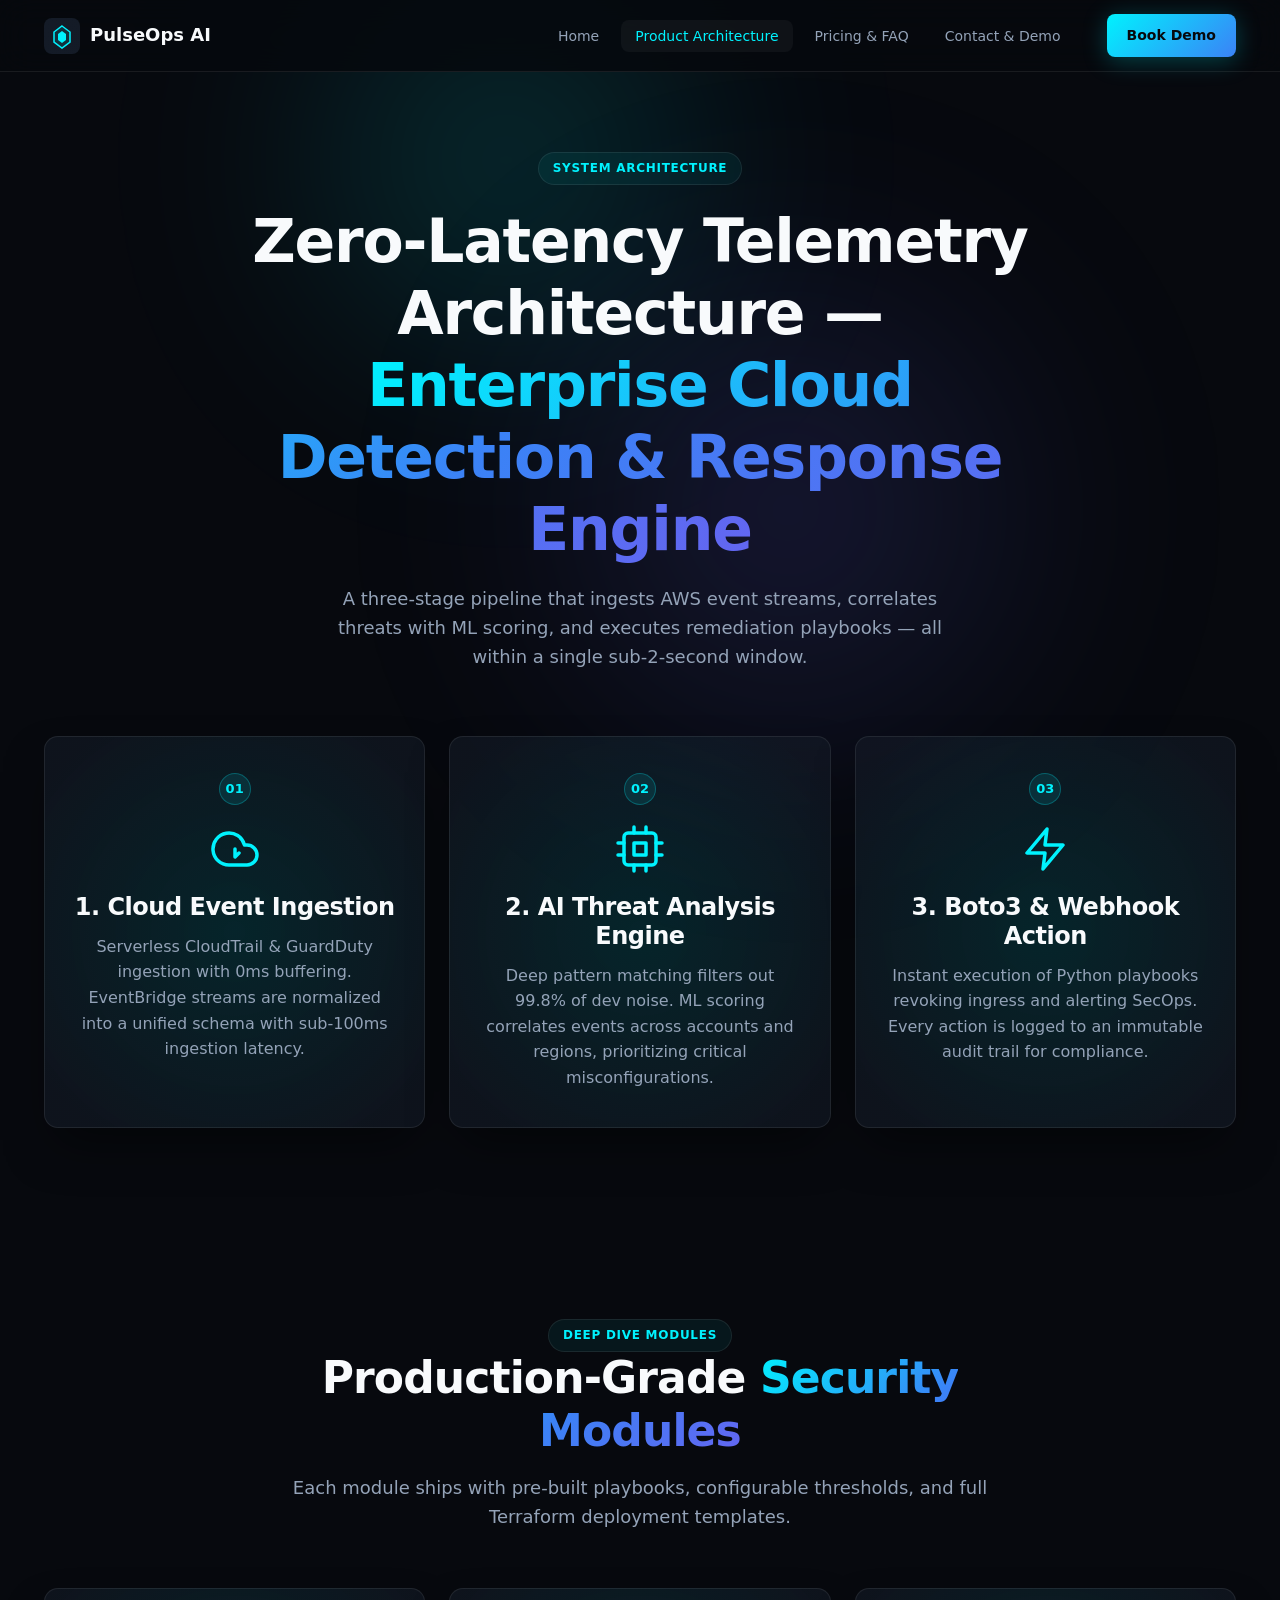
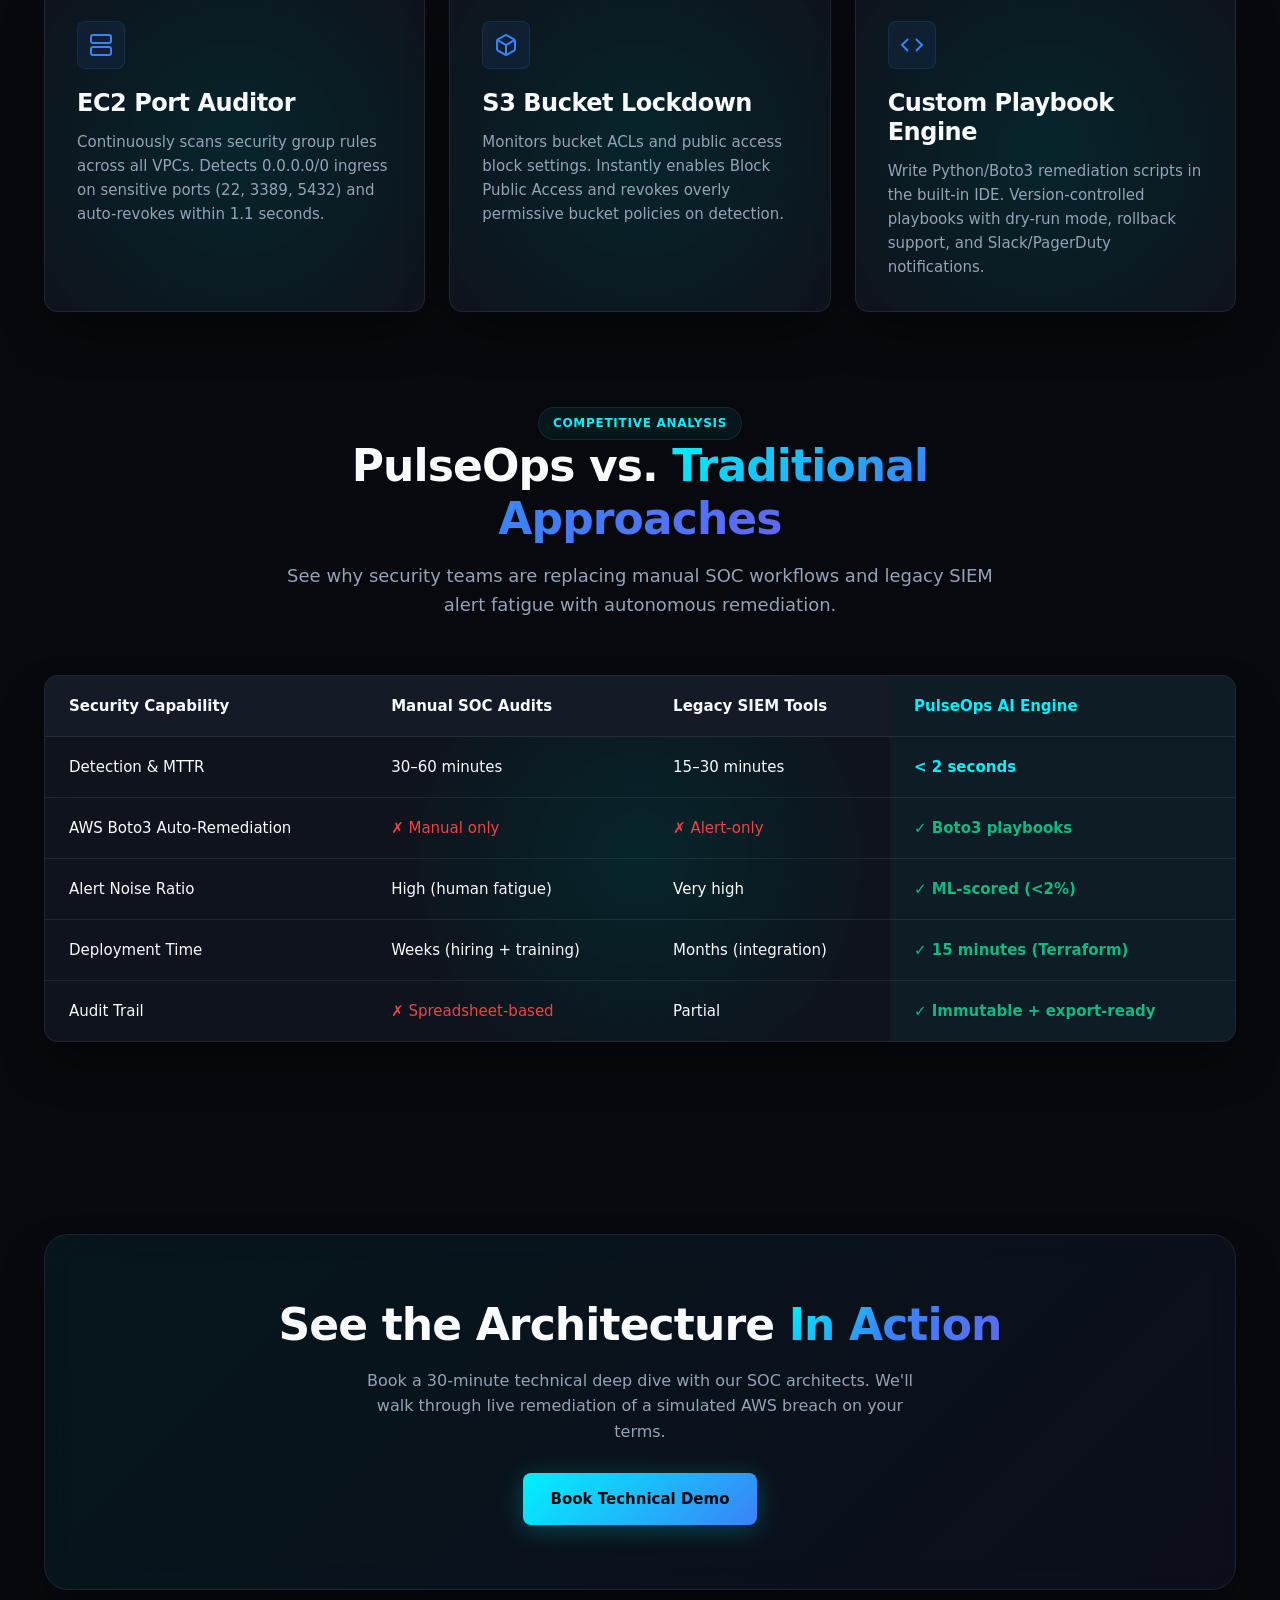
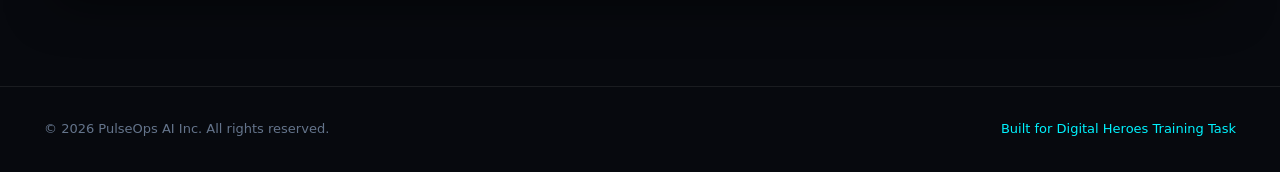
<file: product.html>
<!DOCTYPE html>
<html lang="en">
<head>
  <meta charset="UTF-8">
  <meta name="viewport" content="width=device-width, initial-scale=1.0">
  <title>Product Architecture — PulseOps AI</title>
  <meta name="description" content="Explore PulseOps AI zero-latency telemetry architecture. EC2 port auditing, S3 lockdown, and custom Boto3 playbook engine for autonomous SOC.">
  <meta name="robots" content="index, follow">

  <!-- Open Graph -->
  <meta property="og:type" content="website">
  <meta property="og:url" content="https://pulseops-ai.vercel.app/product.html">
  <meta property="og:title" content="Product Architecture — PulseOps AI">
  <meta property="og:description" content="Zero-latency telemetry pipeline with EC2 port auditing, S3 bucket lockdown, and custom playbook engine.">
  <meta property="og:image" content="https://pulseops-ai.vercel.app/assets/og-image.png">

  <!-- Twitter -->
  <meta name="twitter:card" content="summary_large_image">
  <meta name="twitter:url" content="https://pulseops-ai.vercel.app/product.html">
  <meta name="twitter:title" content="Product Architecture — PulseOps AI">
  <meta name="twitter:description" content="Zero-latency telemetry pipeline with autonomous Boto3 remediation playbooks.">
  <meta name="twitter:image" content="https://pulseops-ai.vercel.app/assets/og-image.png">

  <!-- Stylesheet -->
  <link rel="stylesheet" href="styles.css">

  <!-- Structured Data: SoftwareApplication -->
  <script type="application/ld+json">
  {
    "@context": "https://schema.org",
    "@graph": [
      {
        "@type": "Organization",
        "@id": "https://pulseops-ai.vercel.app/#organization",
        "name": "PulseOps AI Inc.",
        "url": "https://pulseops-ai.vercel.app",
        "logo": "https://pulseops-ai.vercel.app/assets/logo.png"
      },
      {
        "@type": "SoftwareApplication",
        "name": "PulseOps SOC Engine",
        "operatingSystem": "Cloud-Native (AWS, Azure, GCP)",
        "applicationCategory": "SecurityApplication",
        "offers": {
          "@type": "Offer",
          "price": "49.00",
          "priceCurrency": "USD"
        }
      }
    ]
  }
  </script>
</head>
<body>
  <!-- Ambient Background Glowing Mesh Orbs -->
  <div class="ambient-glow-1" aria-hidden="true"></div>
  <div class="ambient-glow-2" aria-hidden="true"></div>

  <!-- Accessibility Skip Link -->
  <a href="#main-content" class="skip-link" style="position: absolute; top: -100px; left: 1rem; z-index: 9999; background: var(--accent-cyan); color: #000; padding: 0.5rem 1rem; font-weight: 700; transition: top 0.2s;" onfocus="this.style.top='1rem'" onblur="this.style.top='-100px'">Skip to main content</a>

  <!-- Header Navigation -->
  <header class="site-header">
    <div class="header-inner">
      <a href="index.html" class="logo-link" aria-label="PulseOps AI Home">
        <svg class="logo-icon" viewBox="0 0 36 36" fill="none" xmlns="http://www.w3.org/2000/svg" aria-hidden="true">
          <rect width="36" height="36" rx="8" fill="url(#logoGrad)"/>
          <path d="M18 8L26 14V24L18 30L10 24V14L18 8Z" stroke="#00f2fe" stroke-width="1.5" fill="rgba(0,242,254,0.1)"/>
          <path d="M18 13L22 16V22L18 25L14 22V16L18 13Z" fill="#00f2fe"/>
          <defs>
            <linearGradient id="logoGrad" x1="0" y1="0" x2="36" y2="36">
              <stop stop-color="#141b27"/>
              <stop offset="1" stop-color="#0d111a"/>
            </linearGradient>
          </defs>
        </svg>
        PulseOps AI
      </a>
      <nav class="main-nav" aria-label="Main navigation">
        <ul class="nav-links">
          <li><a href="index.html" class="nav-link">Home</a></li>
          <li><a href="product.html" class="nav-link active">Product Architecture</a></li>
          <li><a href="pricing.html" class="nav-link">Pricing &amp; FAQ</a></li>
          <li><a href="contact.html" class="nav-link">Contact &amp; Demo</a></li>
        </ul>
        <div class="header-cta">
          <a href="contact.html" class="btn-primary btn-sm">Book Demo</a>
        </div>
      </nav>
      <button class="mobile-menu-btn" id="mobile-menu-btn" aria-label="Toggle navigation menu" aria-expanded="false">
        <svg width="24" height="24" viewBox="0 0 24 24" fill="none" stroke="currentColor" stroke-width="2" aria-hidden="true">
          <line x1="3" y1="6" x2="21" y2="6"/>
          <line x1="3" y1="12" x2="21" y2="12"/>
          <line x1="3" y1="18" x2="21" y2="18"/>
        </svg>
      </button>
    </div>
  </header>

  <!-- Mobile Navigation Drawer -->
  <nav class="mobile-nav-drawer" id="mobile-nav-drawer" aria-label="Mobile navigation">
    <a href="index.html" class="nav-link">Home</a>
    <a href="product.html" class="nav-link active">Product Architecture</a>
    <a href="pricing.html" class="nav-link">Pricing &amp; FAQ</a>
    <a href="contact.html" class="nav-link">Contact &amp; Demo</a>
    <a href="contact.html" class="btn-primary">Book Demo</a>
  </nav>

  <!-- Main Content -->
  <main id="main-content">
    <section class="page-hero reveal-on-scroll" aria-labelledby="product-hero-title">
      <div class="container">
        <span class="badge">System Architecture</span>
        <h1 id="product-hero-title">Zero-Latency Telemetry Architecture — <span class="text-gradient">Enterprise Cloud Detection &amp; Response Engine</span></h1>
        <p>A three-stage pipeline that ingests AWS event streams, correlates threats with ML scoring, and executes remediation playbooks — all within a single sub-2-second window.</p>
      </div>
    </section>

    <!-- 3-Step Automated Remediation Pipeline Showcase -->
    <section class="section" style="padding-top: 0;" aria-label="3-Step Remediation Pipeline">
      <div class="container">
        <div class="pipeline-grid reveal-on-scroll reveal-stagger">
          
          <!-- Step 1: Ingestion -->
          <article class="pipeline-card glass-card">
            <span class="pipeline-step">01</span>
            <div class="pipeline-icon-wrap" style="margin-bottom: 20px; display: flex; justify-content: center;">
              <svg width="48" height="48" viewBox="0 0 24 24" fill="none" stroke="#00f2fe" stroke-width="1.75" stroke-linecap="round" stroke-linejoin="round" aria-hidden="true">
                <path d="M18 10h-1.26A8 8 0 1 0 9 20h9a5 5 0 0 0 0-10z"></path>
                <polyline points="12 12 12 16 14 14"></polyline>
              </svg>
            </div>
            <h3>1. Cloud Event Ingestion</h3>
            <p>Serverless CloudTrail &amp; GuardDuty ingestion with 0ms buffering. EventBridge streams are normalized into a unified schema with sub-100ms ingestion latency.</p>
          </article>

          <!-- Step 2: AI Threat Analysis -->
          <article class="pipeline-card glass-card">
            <span class="pipeline-step">02</span>
            <div class="pipeline-icon-wrap" style="margin-bottom: 20px; display: flex; justify-content: center;">
              <svg width="48" height="48" viewBox="0 0 24 24" fill="none" stroke="#00f2fe" stroke-width="1.75" stroke-linecap="round" stroke-linejoin="round" aria-hidden="true">
                <rect x="4" y="4" width="16" height="16" rx="2"></rect>
                <rect x="9" y="9" width="6" height="6"></rect>
                <line x1="9" y1="1" x2="9" y2="4"></line>
                <line x1="15" y1="1" x2="15" y2="4"></line>
                <line x1="9" y1="20" x2="9" y2="23"></line>
                <line x1="15" y1="20" x2="15" y2="23"></line>
                <line x1="20" y1="9" x2="23" y2="9"></line>
                <line x1="20" y1="15" x2="23" y2="15"></line>
                <line x1="1" y1="9" x2="4" y2="9"></line>
                <line x1="1" y1="15" x2="4" y2="15"></line>
              </svg>
            </div>
            <h3>2. AI Threat Analysis Engine</h3>
            <p>Deep pattern matching filters out 99.8% of dev noise. ML scoring correlates events across accounts and regions, prioritizing critical misconfigurations.</p>
          </article>

          <!-- Step 3: Boto3 Action -->
          <article class="pipeline-card glass-card">
            <span class="pipeline-step">03</span>
            <div class="pipeline-icon-wrap" style="margin-bottom: 20px; display: flex; justify-content: center;">
              <svg width="48" height="48" viewBox="0 0 24 24" fill="none" stroke="#00f2fe" stroke-width="1.75" stroke-linecap="round" stroke-linejoin="round" aria-hidden="true">
                <polygon points="13 2 3 14 12 14 11 22 21 10 12 10 13 2"></polygon>
              </svg>
            </div>
            <h3>3. Boto3 &amp; Webhook Action</h3>
            <p>Instant execution of Python playbooks revoking ingress and alerting SecOps. Every action is logged to an immutable audit trail for compliance.</p>
          </article>

        </div>
      </div>
    </section>

    <!-- Deep Dive Security Modules -->
    <section class="section" aria-labelledby="modules-title">
      <div class="container">
        <div class="section-header reveal-on-scroll">
          <span class="badge">Deep Dive Modules</span>
          <h2 id="modules-title">Production-Grade <span class="text-gradient">Security Modules</span></h2>
          <p>Each module ships with pre-built playbooks, configurable thresholds, and full Terraform deployment templates.</p>
        </div>
        <div class="deep-dive-grid reveal-on-scroll reveal-stagger">
          <article class="deep-dive-card glass-card">
            <div class="feature-icon">
              <svg width="24" height="24" viewBox="0 0 24 24" fill="none" stroke="currentColor" stroke-width="2" aria-hidden="true">
                <rect x="2" y="2" width="20" height="8" rx="2"/>
                <rect x="2" y="14" width="20" height="8" rx="2"/>
                <line x1="6" y1="6" x2="6.01" y2="6"/>
                <line x1="6" y1="18" x2="6.01" y2="18"/>
              </svg>
            </div>
            <h3>EC2 Port Auditor</h3>
            <p>Continuously scans security group rules across all VPCs. Detects 0.0.0.0/0 ingress on sensitive ports (22, 3389, 5432) and auto-revokes within 1.1 seconds.</p>
          </article>

          <article class="deep-dive-card glass-card">
            <div class="feature-icon">
              <svg width="24" height="24" viewBox="0 0 24 24" fill="none" stroke="currentColor" stroke-width="2" aria-hidden="true">
                <path d="M21 16V8a2 2 0 0 0-1-1.73l-7-4a2 2 0 0 0-2 0l-7 4A2 2 0 0 0 3 8v8a2 2 0 0 0 1 1.73l7 4a2 2 0 0 0 2 0l7-4A2 2 0 0 0 21 16z"/>
                <polyline points="3.27 6.96 12 12.01 20.73 6.96"/>
                <line x1="12" y1="22.08" x2="12" y2="12"/>
              </svg>
            </div>
            <h3>S3 Bucket Lockdown</h3>
            <p>Monitors bucket ACLs and public access block settings. Instantly enables Block Public Access and revokes overly permissive bucket policies on detection.</p>
          </article>

          <article class="deep-dive-card glass-card">
            <div class="feature-icon">
              <svg width="24" height="24" viewBox="0 0 24 24" fill="none" stroke="currentColor" stroke-width="2" aria-hidden="true">
                <polyline points="16 18 22 12 16 6"/>
                <polyline points="8 6 2 12 8 18"/>
              </svg>
            </div>
            <h3>Custom Playbook Engine</h3>
            <p>Write Python/Boto3 remediation scripts in the built-in IDE. Version-controlled playbooks with dry-run mode, rollback support, and Slack/PagerDuty notifications.</p>
          </article>
        </div>
      </div>
    </section>

    <!-- Technical Specs Comparison Table Section -->
    <section class="section" style="padding-top: 0;" aria-labelledby="specs-title">
      <div class="container">
        <div class="section-header reveal-on-scroll">
          <span class="badge">Competitive Analysis</span>
          <h2 id="specs-title">PulseOps vs. <span class="text-gradient">Traditional Approaches</span></h2>
          <p>See why security teams are replacing manual SOC workflows and legacy SIEM alert fatigue with autonomous remediation.</p>
        </div>
        <div class="comparison-table-wrap glass-card reveal-on-scroll" style="overflow-x: auto; -webkit-overflow-scrolling: touch;">
          <table class="comparison-table" style="min-width: 620px;">
            <thead>
              <tr>
                <th>Security Capability</th>
                <th>Manual SOC Audits</th>
                <th>Legacy SIEM Tools</th>
                <th class="highlight-col">PulseOps AI Engine</th>
              </tr>
            </thead>
            <tbody>
              <tr>
                <td>Detection &amp; MTTR</td>
                <td>30–60 minutes</td>
                <td>15–30 minutes</td>
                <td class="highlight-col">&lt; 2 seconds</td>
              </tr>
              <tr>
                <td>AWS Boto3 Auto-Remediation</td>
                <td><span class="cross">✗ Manual only</span></td>
                <td><span class="cross">✗ Alert-only</span></td>
                <td class="highlight-col"><span class="check">✓ Boto3 playbooks</span></td>
              </tr>
              <tr>
                <td>Alert Noise Ratio</td>
                <td>High (human fatigue)</td>
                <td>Very high</td>
                <td class="highlight-col"><span class="check">✓ ML-scored (&lt;2%)</span></td>
              </tr>
              <tr>
                <td>Deployment Time</td>
                <td>Weeks (hiring + training)</td>
                <td>Months (integration)</td>
                <td class="highlight-col"><span class="check">✓ 15 minutes (Terraform)</span></td>
              </tr>
              <tr>
                <td>Audit Trail</td>
                <td><span class="cross">✗ Spreadsheet-based</span></td>
                <td>Partial</td>
                <td class="highlight-col"><span class="check">✓ Immutable + export-ready</span></td>
              </tr>
            </tbody>
          </table>
        </div>
      </div>
    </section>

    <!-- Bottom CTA -->
    <section class="section" aria-label="Call to Action">
      <div class="container">
        <div class="cta-banner glass-card reveal-on-scroll">
          <h2>See the Architecture <span class="text-gradient">In Action</span></h2>
          <p>Book a 30-minute technical deep dive with our SOC architects. We'll walk through live remediation of a simulated AWS breach on your terms.</p>
          <a href="contact.html" class="btn-primary" aria-label="Book Technical Demo">Book Technical Demo</a>
        </div>
      </div>
    </section>
  </main>

  <!-- Mandatory Site Footer -->
  <footer class="site-footer">
    <div class="footer-container">
      <div class="footer-bottom">
        <p>&copy; 2026 PulseOps AI Inc. All rights reserved.</p>
        <p>
          <a href="https://digitalheroesco.com" target="_blank" rel="noopener noreferrer" class="credit-link">
            Built for Digital Heroes Training Task
          </a>
        </p>
      </div>
    </div>
  </footer>

  <script src="main.js"></script>
</body>
</html>
</file>
<file: styles.css>
/* ==========================================================================
   PulseOps AI — Design System & Motion Stylesheet
   Pure CSS3 | Agency-Grade Motion & Glassmorphism | B2B SaaS Dark Theme
   Target: 100/100 Mobile Core Web Vitals (0ms font delay, hardware-accelerated)
   ========================================================================== */

/* --------------------------------------------------------------------------
   1. Design Tokens
   -------------------------------------------------------------------------- */
:root {
  --bg-primary: #07090e;
  --bg-secondary: #0d111a;
  --bg-tertiary: #141b27;
  --card-bg: rgba(20, 27, 39, 0.6);
  --card-hover: rgba(28, 38, 55, 0.85);
  --border-subtle: rgba(255, 255, 255, 0.08);
  --border-active: rgba(0, 242, 254, 0.4);
  --border-glow: 0 0 25px rgba(0, 242, 254, 0.2);
  --glass-blur: blur(16px);
  --accent-cyan: #00f2fe;
  --accent-blue: #3b82f6;
  --accent-indigo: #6366f1;
  --accent-emerald: #10b981;
  --accent-crimson: #ef4444;
  --accent-amber: #f59e0b;
  --font-main: system-ui, -apple-system, BlinkMacSystemFont, "SF Pro Display", "Segoe UI", Roboto, sans-serif;
  --font-mono: "SF Mono", "Fira Code", "Cascadia Code", Consolas, monospace;
  --text-primary: #f8fafc;
  --text-secondary: #94a3b8;
  --text-muted: #64748b;
  --radius-sm: 8px;
  --radius-md: 14px;
  --radius-lg: 24px;
  --radius-full: 9999px;
  --max-width: 1240px;
  --header-height: 72px;
  --transition-fast: 0.15s ease;
  --transition-normal: 0.3s cubic-bezier(0.16, 1, 0.3, 1);
  --shadow-card: 0 24px 48px -12px rgba(0, 0, 0, 0.5);
}

/* --------------------------------------------------------------------------
   2. Reset & Base
   -------------------------------------------------------------------------- */
*,
*::before,
*::after {
  box-sizing: border-box;
  margin: 0;
  padding: 0;
}

html {
  scroll-behavior: smooth;
  -webkit-font-smoothing: antialiased;
  -moz-osx-font-smoothing: grayscale;
}

body {
  font-family: var(--font-main);
  background-color: var(--bg-primary);
  color: var(--text-primary);
  line-height: 1.6;
  overflow-x: hidden;
  min-height: 100vh;
  display: flex;
  flex-direction: column;
}

body.nav-open {
  overflow: hidden;
}

img {
  max-width: 100%;
  display: block;
}

a {
  color: inherit;
  text-decoration: none;
}

ul {
  list-style: none;
}

button,
input,
select,
textarea {
  font-family: inherit;
  font-size: inherit;
}

/* --------------------------------------------------------------------------
   3. Ambient Background Orbs Mesh
   -------------------------------------------------------------------------- */
.ambient-glow-1,
.ambient-glow-2 {
  position: fixed;
  border-radius: 50%;
  filter: blur(120px);
  pointer-events: none;
  z-index: -1;
  opacity: 0.25;
  will-change: transform;
  animation: floatOrb 12s infinite alternate ease-in-out;
}

.ambient-glow-1 {
  top: -10%;
  left: 20%;
  width: 500px;
  height: 500px;
  background: radial-gradient(circle, var(--accent-cyan) 0%, transparent 70%);
}

.ambient-glow-2 {
  bottom: 10%;
  right: 15%;
  width: 600px;
  height: 600px;
  background: radial-gradient(circle, var(--accent-indigo) 0%, transparent 70%);
  animation-delay: -6s;
}

@keyframes floatOrb {
  0% { transform: translate(0, 0) scale(1); }
  50% { transform: translate(40px, -30px) scale(1.15); }
  100% { transform: translate(-30px, 20px) scale(0.95); }
}

/* --------------------------------------------------------------------------
   4. Typography & Text Utilities
   -------------------------------------------------------------------------- */
h1, h2, h3, h4, h5, h6 {
  line-height: 1.2;
  font-weight: 700;
  letter-spacing: -0.02em;
}

h1 { font-size: clamp(2.25rem, 5vw, 3.75rem); }
h2 { font-size: clamp(1.75rem, 3.5vw, 2.75rem); }
h3 { font-size: clamp(1.25rem, 2vw, 1.5rem); }

p {
  color: var(--text-secondary);
}

.text-gradient {
  background: linear-gradient(135deg, var(--accent-cyan) 0%, var(--accent-blue) 50%, var(--accent-indigo) 100%);
  -webkit-background-clip: text;
  background-clip: text;
  -webkit-text-fill-color: transparent;
}

.text-muted { color: var(--text-muted); }
.text-secondary { color: var(--text-secondary); }

/* --------------------------------------------------------------------------
   5. Layout Utilities & Container
   -------------------------------------------------------------------------- */
.container {
  width: 100%;
  max-width: var(--max-width);
  margin: 0 auto;
  padding: 0 24px;
}

.section {
  padding: 96px 0;
  position: relative;
  z-index: 1;
}

.section-header {
  text-align: center;
  max-width: 720px;
  margin: 0 auto 56px;
}

.section-header p {
  margin-top: 16px;
  font-size: 1.125rem;
}

/* --------------------------------------------------------------------------
   6. Spotlight Glass Cards
   -------------------------------------------------------------------------- */
.glass-card {
  position: relative;
  background: radial-gradient(
    600px circle at var(--mouse-x, 50%) var(--mouse-y, 50%),
    rgba(0, 242, 254, 0.12),
    rgba(20, 27, 39, 0.6) 40%
  );
  backdrop-filter: var(--glass-blur);
  -webkit-backdrop-filter: var(--glass-blur);
  border: 1px solid var(--border-subtle);
  border-radius: var(--radius-md);
  box-shadow: var(--shadow-card);
  transition: border-color 0.3s ease, transform 0.3s cubic-bezier(0.16, 1, 0.3, 1), box-shadow 0.3s ease, background 0.3s ease;
  overflow: hidden;
}

.glass-card::before {
  content: "";
  position: absolute;
  inset: -1px;
  border-radius: inherit;
  padding: 1px;
  background: radial-gradient(
    400px circle at var(--mouse-x, 50%) var(--mouse-y, 50%),
    rgba(0, 242, 254, 0.6),
    transparent 40%
  );
  -webkit-mask: linear-gradient(#fff 0 0) content-box, linear-gradient(#fff 0 0);
  mask-composite: exclude;
  pointer-events: none;
  opacity: 0;
  transition: opacity 0.3s ease;
}

.glass-card:hover {
  border-color: var(--border-active);
  box-shadow: var(--border-glow);
  transform: translateY(-4px);
}

.glass-card:hover::before {
  opacity: 1;
}

/* --------------------------------------------------------------------------
   7. Scroll-Triggered Entrance Animations
   -------------------------------------------------------------------------- */
.reveal-on-scroll {
  opacity: 0;
  transform: translateY(30px) scale(0.98);
  filter: blur(8px);
  transition: opacity 0.8s cubic-bezier(0.16, 1, 0.3, 1),
              transform 0.8s cubic-bezier(0.16, 1, 0.3, 1),
              filter 0.8s cubic-bezier(0.16, 1, 0.3, 1);
  will-change: opacity, transform, filter;
}

.reveal-on-scroll.is-visible {
  opacity: 1;
  transform: translateY(0) scale(1);
  filter: blur(0);
}

/* Stagger Children Delays */
.reveal-stagger > *:nth-child(1) { transition-delay: 0.1s; }
.reveal-stagger > *:nth-child(2) { transition-delay: 0.2s; }
.reveal-stagger > *:nth-child(3) { transition-delay: 0.3s; }
.reveal-stagger > *:nth-child(4) { transition-delay: 0.4s; }

/* --------------------------------------------------------------------------
   8. Shimmer Borders & Magnetic Buttons
   -------------------------------------------------------------------------- */
.btn-primary,
.btn-secondary {
  display: inline-flex;
  align-items: center;
  justify-content: center;
  gap: 8px;
  padding: 14px 28px;
  font-size: 0.9375rem;
  font-weight: 600;
  border-radius: var(--radius-sm);
  border: none;
  cursor: pointer;
  white-space: nowrap;
  text-decoration: none;
}

.btn-primary {
  position: relative;
  overflow: hidden;
  background: linear-gradient(135deg, var(--accent-cyan), var(--accent-blue));
  color: var(--bg-primary);
  box-shadow: 0 4px 24px rgba(0, 242, 254, 0.25);
  transition: transform 0.25s cubic-bezier(0.16, 1, 0.3, 1), box-shadow 0.25s ease, opacity 0.2s ease;
}

.btn-primary::after {
  content: "";
  position: absolute;
  top: -50%;
  left: -50%;
  width: 200%;
  height: 200%;
  background: linear-gradient(
    60deg,
    transparent 30%,
    rgba(255, 255, 255, 0.35) 50%,
    transparent 70%
  );
  transform: rotate(30deg) translateX(-100%);
  transition: transform 0.8s ease;
  pointer-events: none;
}

.btn-primary:hover::after {
  transform: rotate(30deg) translateX(100%);
}

.btn-primary:hover {
  transform: translateY(-2px) scale(1.02);
  box-shadow: 0 10px 30px rgba(0, 242, 254, 0.4);
}

.btn-primary:disabled {
  opacity: 0.7;
  cursor: not-allowed;
  transform: none;
}

.btn-secondary {
  background: transparent;
  color: var(--text-primary);
  border: 1px solid var(--border-subtle);
  transition: all var(--transition-normal);
}

.btn-secondary:hover {
  border-color: var(--border-active);
  background: rgba(0, 242, 254, 0.05);
  transform: translateY(-2px);
}

.btn-sm {
  padding: 10px 20px;
  font-size: 0.875rem;
}

/* --------------------------------------------------------------------------
   9. Badges & Indicators
   -------------------------------------------------------------------------- */
.badge {
  display: inline-flex;
  align-items: center;
  gap: 6px;
  padding: 6px 14px;
  font-size: 0.75rem;
  font-weight: 600;
  letter-spacing: 0.06em;
  text-transform: uppercase;
  border-radius: var(--radius-full);
  border: 1px solid var(--border-subtle);
  background: rgba(0, 242, 254, 0.06);
  color: var(--accent-cyan);
}

.badge-emerald {
  background: rgba(16, 185, 129, 0.1);
  color: var(--accent-emerald);
  border-color: rgba(16, 185, 129, 0.25);
}

.badge-amber {
  background: rgba(245, 158, 11, 0.1);
  color: var(--accent-amber);
  border-color: rgba(245, 158, 11, 0.25);
}

/* --------------------------------------------------------------------------
   10. Site Header & Navigation
   -------------------------------------------------------------------------- */
.site-header {
  position: sticky;
  top: 0;
  z-index: 1000;
  height: var(--header-height);
  background: rgba(7, 9, 14, 0.85);
  backdrop-filter: var(--glass-blur);
  -webkit-backdrop-filter: var(--glass-blur);
  border-bottom: 1px solid var(--border-subtle);
}

.header-inner {
  display: flex;
  align-items: center;
  justify-content: space-between;
  height: 100%;
  max-width: var(--max-width);
  margin: 0 auto;
  padding: 0 24px;
}

.logo-link {
  display: flex;
  align-items: center;
  gap: 10px;
  font-weight: 700;
  font-size: 1.125rem;
  color: var(--text-primary);
  transition: opacity var(--transition-fast);
}

.logo-link:hover { opacity: 0.85; }

.logo-icon {
  width: 36px;
  height: 36px;
  flex-shrink: 0;
}

.main-nav {
  display: flex;
  align-items: center;
  gap: 32px;
}

.nav-links {
  display: flex;
  align-items: center;
  gap: 8px;
}

.nav-link {
  padding: 8px 14px;
  font-size: 0.875rem;
  font-weight: 500;
  color: var(--text-secondary);
  border-radius: var(--radius-sm);
  transition: color var(--transition-fast), background var(--transition-fast);
}

.nav-link:hover,
.nav-link.active {
  color: var(--text-primary);
  background: rgba(255, 255, 255, 0.04);
}

.nav-link.active {
  color: var(--accent-cyan);
}

.header-cta {
  display: flex;
  align-items: center;
  gap: 12px;
}

.mobile-menu-btn {
  display: none;
  align-items: center;
  justify-content: center;
  width: 44px;
  height: 44px;
  background: transparent;
  border: 1px solid var(--border-subtle);
  border-radius: var(--radius-sm);
  color: var(--text-primary);
  cursor: pointer;
  transition: border-color var(--transition-fast);
}

.mobile-menu-btn:hover {
  border-color: var(--border-active);
}

.mobile-nav-drawer {
  display: none;
  position: fixed;
  inset: 0;
  top: var(--header-height);
  z-index: 999;
  background: rgba(7, 9, 14, 0.97);
  backdrop-filter: var(--glass-blur);
  -webkit-backdrop-filter: var(--glass-blur);
  padding: 24px;
  flex-direction: column;
  gap: 8px;
  transform: translateX(100%);
  transition: transform var(--transition-normal);
}

body.nav-open .mobile-nav-drawer {
  transform: translateX(0);
}

.mobile-nav-drawer .nav-link {
  display: block;
  padding: 16px;
  font-size: 1rem;
  border-bottom: 1px solid var(--border-subtle);
}

.mobile-nav-drawer .btn-primary {
  margin-top: 16px;
  width: 100%;
}

/* --------------------------------------------------------------------------
   11. Hero Section
   -------------------------------------------------------------------------- */
.hero {
  padding: 80px 0 96px;
  position: relative;
  z-index: 1;
}

.hero-grid {
  display: grid;
  grid-template-columns: 1fr 1fr;
  gap: 48px;
  align-items: center;
}

.hero-content { max-width: 560px; }
.hero-content .badge { margin-bottom: 24px; }
.hero-title { margin-bottom: 20px; }

.hero-subtitle {
  font-size: 1.125rem;
  margin-bottom: 32px;
  max-width: 520px;
}

.hero-actions {
  display: flex;
  flex-wrap: wrap;
  gap: 16px;
  margin-bottom: 40px;
}

.hero-trust {
  display: flex;
  align-items: center;
  gap: 12px;
  font-size: 0.8125rem;
  color: var(--text-muted);
}

.hero-trust svg { color: var(--accent-emerald); }
.hero-visual { position: relative; }

/* --------------------------------------------------------------------------
   12. IDE Terminal & Simulation Window
   -------------------------------------------------------------------------- */
.terminal-window {
  background: var(--bg-secondary);
  border: 1px solid var(--border-subtle);
  border-radius: var(--radius-md);
  overflow: hidden;
  box-shadow: var(--shadow-card);
}

.terminal-header {
  display: flex;
  align-items: center;
  justify-content: space-between;
  padding: 12px 16px;
  background: var(--bg-tertiary);
  border-bottom: 1px solid var(--border-subtle);
}

.terminal-dots { display: flex; gap: 8px; }

.terminal-dot {
  width: 12px;
  height: 12px;
  border-radius: 50%;
}

.terminal-dot.red { background: #ff5f57; }
.terminal-dot.yellow { background: #febc2e; }
.terminal-dot.green { background: #28c840; }

.terminal-title {
  font-family: var(--font-mono);
  font-size: 0.75rem;
  color: var(--text-muted);
}

.terminal-status-badge {
  display: inline-flex;
  align-items: center;
  gap: 6px;
  padding: 4px 10px;
  font-family: var(--font-mono);
  font-size: 0.6875rem;
  font-weight: 600;
  letter-spacing: 0.04em;
  border-radius: var(--radius-sm);
  transition: all var(--transition-normal);
}

.terminal-status-badge.status-idle {
  background: rgba(16, 185, 129, 0.15);
  color: var(--accent-emerald);
  border: 1px solid rgba(16, 185, 129, 0.3);
}

.terminal-status-badge.status-threat {
  background: rgba(239, 68, 68, 0.15);
  color: var(--accent-crimson);
  border: 1px solid rgba(239, 68, 68, 0.4);
  animation: blinkThreat 0.8s ease-in-out infinite;
}

.terminal-status-badge.status-remediating {
  background: rgba(245, 158, 11, 0.15);
  color: var(--accent-amber);
  border: 1px solid rgba(245, 158, 11, 0.3);
}

.terminal-status-badge.status-neutralized {
  background: rgba(0, 242, 254, 0.1);
  color: var(--accent-cyan);
  border: 1px solid rgba(0, 242, 254, 0.3);
}

@keyframes blinkThreat {
  0%, 100% { opacity: 1; }
  50% { opacity: 0.5; }
}

.terminal-body {
  padding: 20px;
  font-family: var(--font-mono);
  font-size: 0.8125rem;
  line-height: 1.7;
}

.terminal-code {
  color: var(--text-secondary);
  margin-bottom: 16px;
}

.terminal-code .kw { color: var(--accent-indigo); }
.terminal-code .fn { color: var(--accent-cyan); }
.terminal-code .str { color: var(--accent-emerald); }
.terminal-code .cm { color: var(--text-muted); }

.terminal-log {
  background: rgba(0, 0, 0, 0.35);
  border: 1px solid var(--border-subtle);
  border-radius: var(--radius-sm);
  padding: 12px 16px;
  min-height: 90px;
  max-height: 170px;
  overflow-y: auto;
}

.terminal-log-line {
  display: block;
  margin-bottom: 6px;
  font-size: 0.8rem;
  line-height: 1.5;
}

.terminal-footer {
  padding: 16px 20px;
  border-top: 1px solid var(--border-subtle);
}

#trigger-simulation-btn { width: 100%; }

/* --------------------------------------------------------------------------
   13. Metrics Grid
   -------------------------------------------------------------------------- */
.metrics-grid {
  display: grid;
  grid-template-columns: repeat(4, 1fr);
  gap: 24px;
}

.metric-card {
  padding: 28px 24px;
  text-align: center;
}

.metric-value {
  font-size: 2.25rem;
  font-weight: 800;
  background: linear-gradient(135deg, var(--accent-cyan), var(--accent-blue));
  -webkit-background-clip: text;
  background-clip: text;
  -webkit-text-fill-color: transparent;
  margin-bottom: 8px;
}

.metric-label {
  font-size: 0.875rem;
  color: var(--text-muted);
  font-weight: 500;
}

/* --------------------------------------------------------------------------
   14. Feature Cards & Deep Dive Grids
   -------------------------------------------------------------------------- */
.features-grid,
.deep-dive-grid {
  display: grid;
  grid-template-columns: repeat(2, 1fr);
  gap: 24px;
}

.deep-dive-grid { grid-template-columns: repeat(3, 1fr); }

.feature-card,
.deep-dive-card {
  padding: 32px;
}

.feature-icon {
  width: 48px;
  height: 48px;
  display: flex;
  align-items: center;
  justify-content: center;
  background: rgba(0, 242, 254, 0.08);
  border: 1px solid rgba(0, 242, 254, 0.15);
  border-radius: var(--radius-sm);
  margin-bottom: 20px;
  color: var(--accent-cyan);
}

.deep-dive-card .feature-icon {
  color: var(--accent-blue);
  background: rgba(59, 130, 246, 0.08);
  border-color: rgba(59, 130, 246, 0.15);
}

.feature-card h3,
.deep-dive-card h3 {
  margin-bottom: 12px;
  color: var(--text-primary);
}

.feature-card p,
.deep-dive-card p {
  font-size: 0.9375rem;
}

/* --------------------------------------------------------------------------
   15. Testimonial & CTA Banner
   -------------------------------------------------------------------------- */
.testimonial-section { padding: 64px 0; }

.testimonial-card {
  max-width: 800px;
  margin: 0 auto;
  padding: 40px 48px;
  text-align: center;
}

.testimonial-quote {
  font-size: 1.25rem;
  font-style: italic;
  color: var(--text-primary);
  margin-bottom: 28px;
  line-height: 1.7;
}

.testimonial-author {
  display: flex;
  align-items: center;
  justify-content: center;
  gap: 16px;
}

.testimonial-avatar {
  width: 56px;
  height: 56px;
  border-radius: 50%;
  background: linear-gradient(135deg, var(--accent-indigo), var(--accent-cyan));
  display: flex;
  align-items: center;
  justify-content: center;
  font-weight: 700;
  font-size: 1.125rem;
  color: var(--text-primary);
  border: 2px solid var(--border-subtle);
}

.testimonial-info strong {
  display: block;
  color: var(--text-primary);
  font-size: 0.9375rem;
}

.testimonial-info span {
  font-size: 0.8125rem;
  color: var(--text-muted);
}

.cta-banner {
  padding: 64px;
  text-align: center;
  background: linear-gradient(135deg, rgba(0, 242, 254, 0.06) 0%, rgba(99, 102, 241, 0.06) 100%);
  border: 1px solid var(--border-subtle);
  border-radius: var(--radius-lg);
  position: relative;
  overflow: hidden;
}

.cta-banner h2 { margin-bottom: 16px; position: relative; }

.cta-banner p {
  max-width: 560px;
  margin: 0 auto 28px;
  position: relative;
}

.cta-banner .btn-primary { position: relative; }

.cta-note {
  margin-top: 20px;
  font-size: 0.8125rem;
  color: var(--text-muted);
  display: flex;
  align-items: center;
  justify-content: center;
  gap: 8px;
}

/* --------------------------------------------------------------------------
   16. Product Architecture Pipeline
   -------------------------------------------------------------------------- */
.page-hero {
  padding: 80px 0 64px;
  text-align: center;
  position: relative;
  z-index: 1;
}

.page-hero .badge { margin-bottom: 20px; }
.page-hero h1 { max-width: 800px; margin: 0 auto 20px; }
.page-hero p { max-width: 640px; margin: 0 auto; font-size: 1.125rem; }

.pipeline-grid {
  display: grid;
  grid-template-columns: repeat(3, 1fr);
  gap: 24px;
}

.pipeline-card {
  padding: 36px 28px;
  text-align: center;
  position: relative;
}

.pipeline-step {
  display: inline-flex;
  align-items: center;
  justify-content: center;
  width: 32px;
  height: 32px;
  background: rgba(0, 242, 254, 0.1);
  border: 1px solid rgba(0, 242, 254, 0.25);
  border-radius: 50%;
  font-size: 0.8125rem;
  font-weight: 700;
  color: var(--accent-cyan);
  margin-bottom: 20px;
}

.pipeline-card h3 { margin-bottom: 12px; }

.comparison-table-wrap {
  overflow-x: auto;
  border-radius: var(--radius-md);
  border: 1px solid var(--border-subtle);
  -webkit-overflow-scrolling: touch;
}

.comparison-table {
  width: 100%;
  border-collapse: collapse;
  font-size: 0.9375rem;
  min-width: 620px;
}

.comparison-table th,
.comparison-table td {
  padding: 18px 24px;
  text-align: left;
  border-bottom: 1px solid var(--border-subtle);
}

.comparison-table thead th {
  background: var(--bg-tertiary);
  font-weight: 600;
  color: var(--text-primary);
}

.comparison-table tbody tr:last-child td { border-bottom: none; }
.comparison-table tbody tr:hover { background: rgba(255, 255, 255, 0.02); }

.comparison-table .highlight-col {
  background: rgba(0, 242, 254, 0.04);
  color: var(--accent-cyan);
  font-weight: 600;
}

.comparison-table .check { color: var(--accent-emerald); }
.comparison-table .cross { color: var(--accent-crimson); }

/* --------------------------------------------------------------------------
   17. Pricing & Accordion Controls
   -------------------------------------------------------------------------- */
.pricing-hero {
  text-align: center;
  padding: 64px 0 48px;
  position: relative;
  z-index: 1;
}

.billing-toggle-wrap {
  display: flex;
  align-items: center;
  justify-content: center;
  gap: 16px;
  margin: 32px 0 48px;
}

.billing-label {
  font-size: 0.9375rem;
  font-weight: 500;
  color: var(--text-muted);
  transition: color var(--transition-fast);
}

.billing-label.active { color: var(--text-primary); }

.toggle-switch {
  position: relative;
  width: 52px;
  height: 28px;
  flex-shrink: 0;
  cursor: pointer;
}

.toggle-switch input {
  opacity: 0;
  width: 0;
  height: 0;
  position: absolute;
}

.toggle-slider {
  position: absolute;
  inset: 0;
  background: var(--bg-tertiary);
  border: 1px solid var(--border-subtle);
  border-radius: 999px;
  transition: background var(--transition-normal);
}

.toggle-slider::before {
  content: "";
  position: absolute;
  width: 20px;
  height: 20px;
  left: 3px;
  bottom: 3px;
  background: var(--accent-cyan);
  border-radius: 50%;
  transition: transform var(--transition-normal);
  box-shadow: 0 2px 8px rgba(0, 242, 254, 0.3);
}

.toggle-switch input:checked + .toggle-slider::before {
  transform: translateX(24px);
}

.save-badge {
  display: none;
  padding: 4px 10px;
  font-size: 0.6875rem;
  font-weight: 600;
  background: rgba(16, 185, 129, 0.15);
  color: var(--accent-emerald);
  border-radius: var(--radius-sm);
  border: 1px solid rgba(16, 185, 129, 0.25);
}

.save-badge.visible { display: inline-flex; }

.pricing-grid {
  display: grid;
  grid-template-columns: repeat(3, 1fr);
  gap: 24px;
  align-items: stretch;
}

.pricing-card {
  padding: 36px 32px;
  display: flex;
  flex-direction: column;
  position: relative;
}

.pricing-card.featured {
  border-color: var(--border-active);
  box-shadow: var(--border-glow);
}

.pricing-tier {
  font-size: 0.875rem;
  font-weight: 600;
  color: var(--accent-cyan);
  text-transform: uppercase;
  letter-spacing: 0.06em;
  margin-bottom: 12px;
}

.pricing-price {
  display: flex;
  align-items: baseline;
  gap: 4px;
  margin-bottom: 8px;
}

.pricing-price .currency {
  font-size: 1.5rem;
  font-weight: 600;
  color: var(--text-secondary);
}

.pricing-price .amount {
  font-size: 3rem;
  font-weight: 800;
  color: var(--text-primary);
  transition: opacity 0.15s ease, transform 0.15s ease;
}

.pricing-price .period {
  font-size: 0.875rem;
  color: var(--text-muted);
}

.pricing-desc {
  font-size: 0.9375rem;
  margin-bottom: 28px;
  padding-bottom: 28px;
  border-bottom: 1px solid var(--border-subtle);
}

.pricing-features {
  flex: 1;
  margin-bottom: 32px;
}

.pricing-features li {
  display: flex;
  align-items: flex-start;
  gap: 10px;
  padding: 8px 0;
  font-size: 0.875rem;
  color: var(--text-secondary);
}

.pricing-features svg {
  flex-shrink: 0;
  margin-top: 2px;
  color: var(--accent-emerald);
}

.pricing-card .btn-primary,
.pricing-card .btn-secondary { width: 100%; }

.custom-price {
  font-size: 2.5rem;
  font-weight: 800;
  color: var(--text-primary);
}

/* FAQ Accordion Transitions */
.faq-section {
  max-width: 760px;
  margin: 0 auto;
}

.faq-list {
  display: flex;
  flex-direction: column;
  gap: 12px;
}

.faq-item {
  border: 1px solid var(--border-subtle);
  border-radius: var(--radius-md);
  overflow: hidden;
  background: var(--card-bg);
  transition: border-color var(--transition-normal);
}

.faq-item.active { border-color: var(--border-active); }

.faq-header {
  display: flex;
  align-items: center;
  justify-content: space-between;
  width: 100%;
  padding: 20px 24px;
  background: transparent;
  border: none;
  color: var(--text-primary);
  font-size: 1rem;
  font-weight: 600;
  text-align: left;
  cursor: pointer;
  transition: background var(--transition-fast);
}

.faq-header:hover { background: rgba(255, 255, 255, 0.02); }

.faq-chevron {
  flex-shrink: 0;
  transition: transform var(--transition-normal);
  color: var(--text-muted);
}

.faq-item.active .faq-chevron {
  transform: rotate(180deg);
  color: var(--accent-cyan);
}

.faq-body {
  max-height: 0;
  overflow: hidden;
  transition: max-height 0.35s cubic-bezier(0.16, 1, 0.3, 1);
}

.faq-body-inner {
  padding: 0 24px 20px;
  color: var(--text-secondary);
  font-size: 0.9375rem;
  line-height: 1.7;
}

/* --------------------------------------------------------------------------
   18. Contact Form & Feedback Toast
   -------------------------------------------------------------------------- */
.contact-grid {
  display: grid;
  grid-template-columns: 1fr 1.2fr;
  gap: 48px;
  align-items: start;
}

.contact-info h2 { margin-bottom: 16px; }
.contact-info > p { margin-bottom: 32px; }

.contact-details {
  display: flex;
  flex-direction: column;
  gap: 20px;
  margin-bottom: 40px;
}

.contact-detail {
  display: flex;
  align-items: flex-start;
  gap: 14px;
}

.contact-detail-icon {
  width: 40px;
  height: 40px;
  display: flex;
  align-items: center;
  justify-content: center;
  background: rgba(0, 242, 254, 0.08);
  border: 1px solid rgba(0, 242, 254, 0.15);
  border-radius: var(--radius-sm);
  color: var(--accent-cyan);
  flex-shrink: 0;
}

.contact-detail strong {
  display: block;
  color: var(--text-primary);
  font-size: 0.875rem;
  margin-bottom: 2px;
}

.contact-detail span {
  font-size: 0.875rem;
  color: var(--text-secondary);
}

.compliance-badges {
  display: flex;
  flex-wrap: wrap;
  gap: 12px;
}

.compliance-badge {
  display: inline-flex;
  align-items: center;
  gap: 8px;
  padding: 10px 16px;
  font-size: 0.75rem;
  font-weight: 600;
  background: var(--card-bg);
  border: 1px solid var(--border-subtle);
  border-radius: var(--radius-sm);
  color: var(--text-secondary);
}

.compliance-badge svg { color: var(--accent-emerald); }

.contact-form-card { padding: 40px; }
.contact-form-card h3 { margin-bottom: 8px; }
.contact-form-card > p { margin-bottom: 28px; font-size: 0.9375rem; }

.form-group { margin-bottom: 20px; }

.form-group label {
  display: block;
  font-size: 0.8125rem;
  font-weight: 600;
  color: var(--text-primary);
  margin-bottom: 8px;
}

.form-group input,
.form-group select,
.form-group textarea {
  width: 100%;
  padding: 12px 16px;
  background: var(--bg-secondary);
  border: 1px solid var(--border-subtle);
  border-radius: var(--radius-sm);
  color: var(--text-primary);
  transition: border-color var(--transition-fast), box-shadow var(--transition-fast);
}

.form-group input:focus,
.form-group select:focus,
.form-group textarea:focus {
  outline: none;
  border-color: var(--border-active);
  box-shadow: var(--border-glow);
}

.form-group textarea {
  min-height: 120px;
  resize: vertical;
}

.form-row {
  display: grid;
  grid-template-columns: 1fr 1fr;
  gap: 16px;
}

.form-success-toast {
  display: none;
  align-items: center;
  gap: 12px;
  padding: 16px 20px;
  margin-top: 20px;
  background: rgba(16, 185, 129, 0.1);
  border: 1px solid rgba(16, 185, 129, 0.3);
  border-radius: var(--radius-sm);
  color: var(--accent-emerald);
  font-size: 0.9375rem;
  animation: fadeInLog 0.4s ease;
}

.form-success-toast.visible { display: flex; }
.form-success-toast svg { flex-shrink: 0; }

/* --------------------------------------------------------------------------
   19. Footer
   -------------------------------------------------------------------------- */
.site-footer {
  border-top: 1px solid var(--border-subtle);
  padding: 32px 0;
  position: relative;
  z-index: 1;
  margin-top: auto;
}

.footer-container {
  max-width: var(--max-width);
  margin: 0 auto;
  padding: 0 24px;
}

.footer-bottom {
  display: flex;
  flex-wrap: wrap;
  align-items: center;
  justify-content: space-between;
  gap: 12px;
}

.footer-bottom p {
  font-size: 0.8125rem;
  color: var(--text-muted);
}

.credit-link {
  color: var(--accent-cyan);
  transition: opacity var(--transition-fast);
}

.credit-link:hover {
  opacity: 0.8;
  text-decoration: underline;
}

/* --------------------------------------------------------------------------
   20. Responsive Breakpoints
   -------------------------------------------------------------------------- */
@media (max-width: 1024px) {
  .hero-grid {
    grid-template-columns: 1fr;
    gap: 40px;
  }

  .hero-content {
    max-width: 100%;
    text-align: center;
  }

  .hero-subtitle {
    margin-left: auto;
    margin-right: auto;
  }

  .hero-actions { justify-content: center; }
  .hero-trust { justify-content: center; }
  .metrics-grid { grid-template-columns: repeat(2, 1fr); }

  .pipeline-grid,
  .deep-dive-grid { grid-template-columns: 1fr; }

  .pricing-grid {
    grid-template-columns: 1fr;
    max-width: 420px;
    margin: 0 auto;
  }

  .pricing-card.featured { order: -1; }
  .contact-grid { grid-template-columns: 1fr; }
}

@media (max-width: 768px) {
  .section { padding: 64px 0; }

  .main-nav .nav-links,
  .header-cta .btn-primary { display: none; }

  .mobile-menu-btn { display: flex; }
  .mobile-nav-drawer { display: flex; }

  .features-grid { grid-template-columns: 1fr; }
  .metrics-grid { grid-template-columns: 1fr 1fr; }

  .cta-banner { padding: 40px 24px; }
  .testimonial-card { padding: 32px 24px; }
  .form-row { grid-template-columns: 1fr; }

  .comparison-table th,
  .comparison-table td {
    padding: 14px 16px;
    font-size: 0.8125rem;
  }

  .footer-bottom {
    flex-direction: column;
    text-align: center;
  }
}

@media (max-width: 480px) {
  .hero-actions {
    flex-direction: column;
    width: 100%;
  }

  .hero-actions .btn-primary,
  .hero-actions .btn-secondary { width: 100%; }

  .metrics-grid { grid-template-columns: 1fr; }
  .contact-form-card { padding: 28px 20px; }
}
</file>
